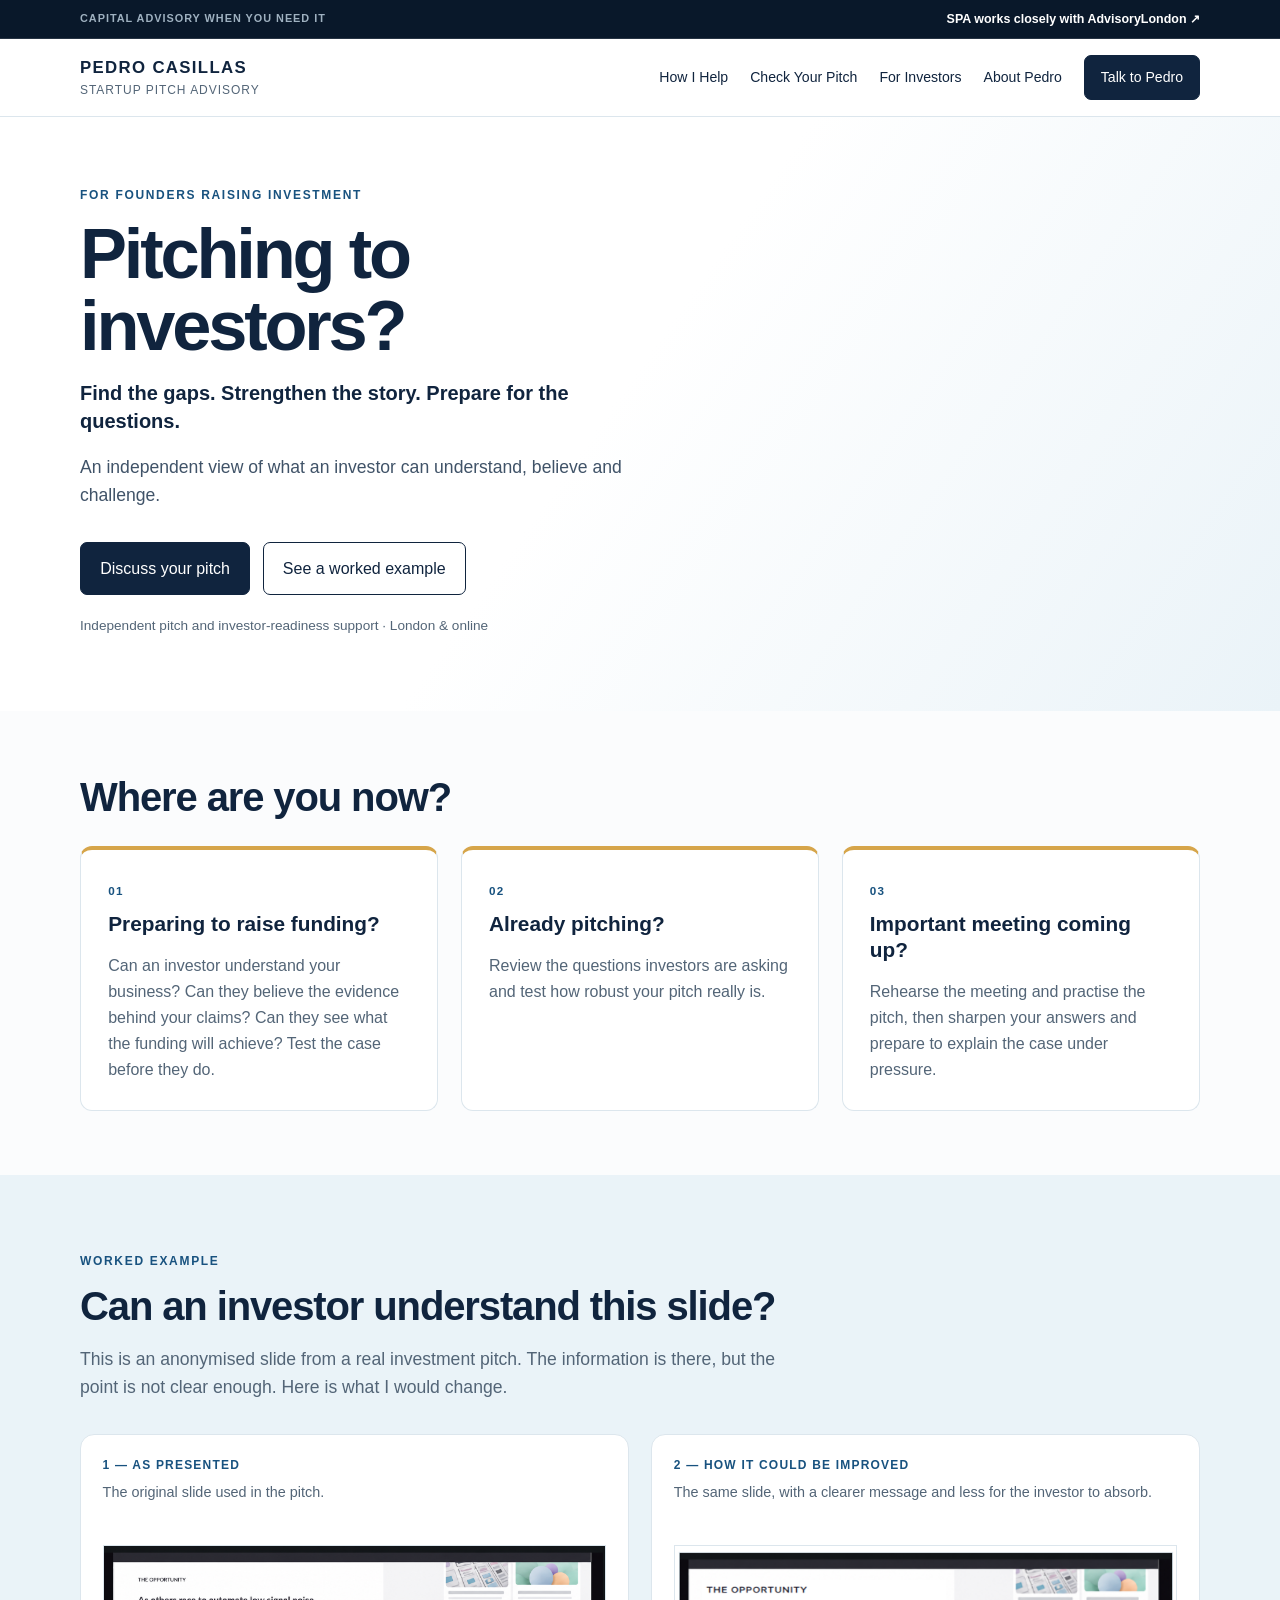
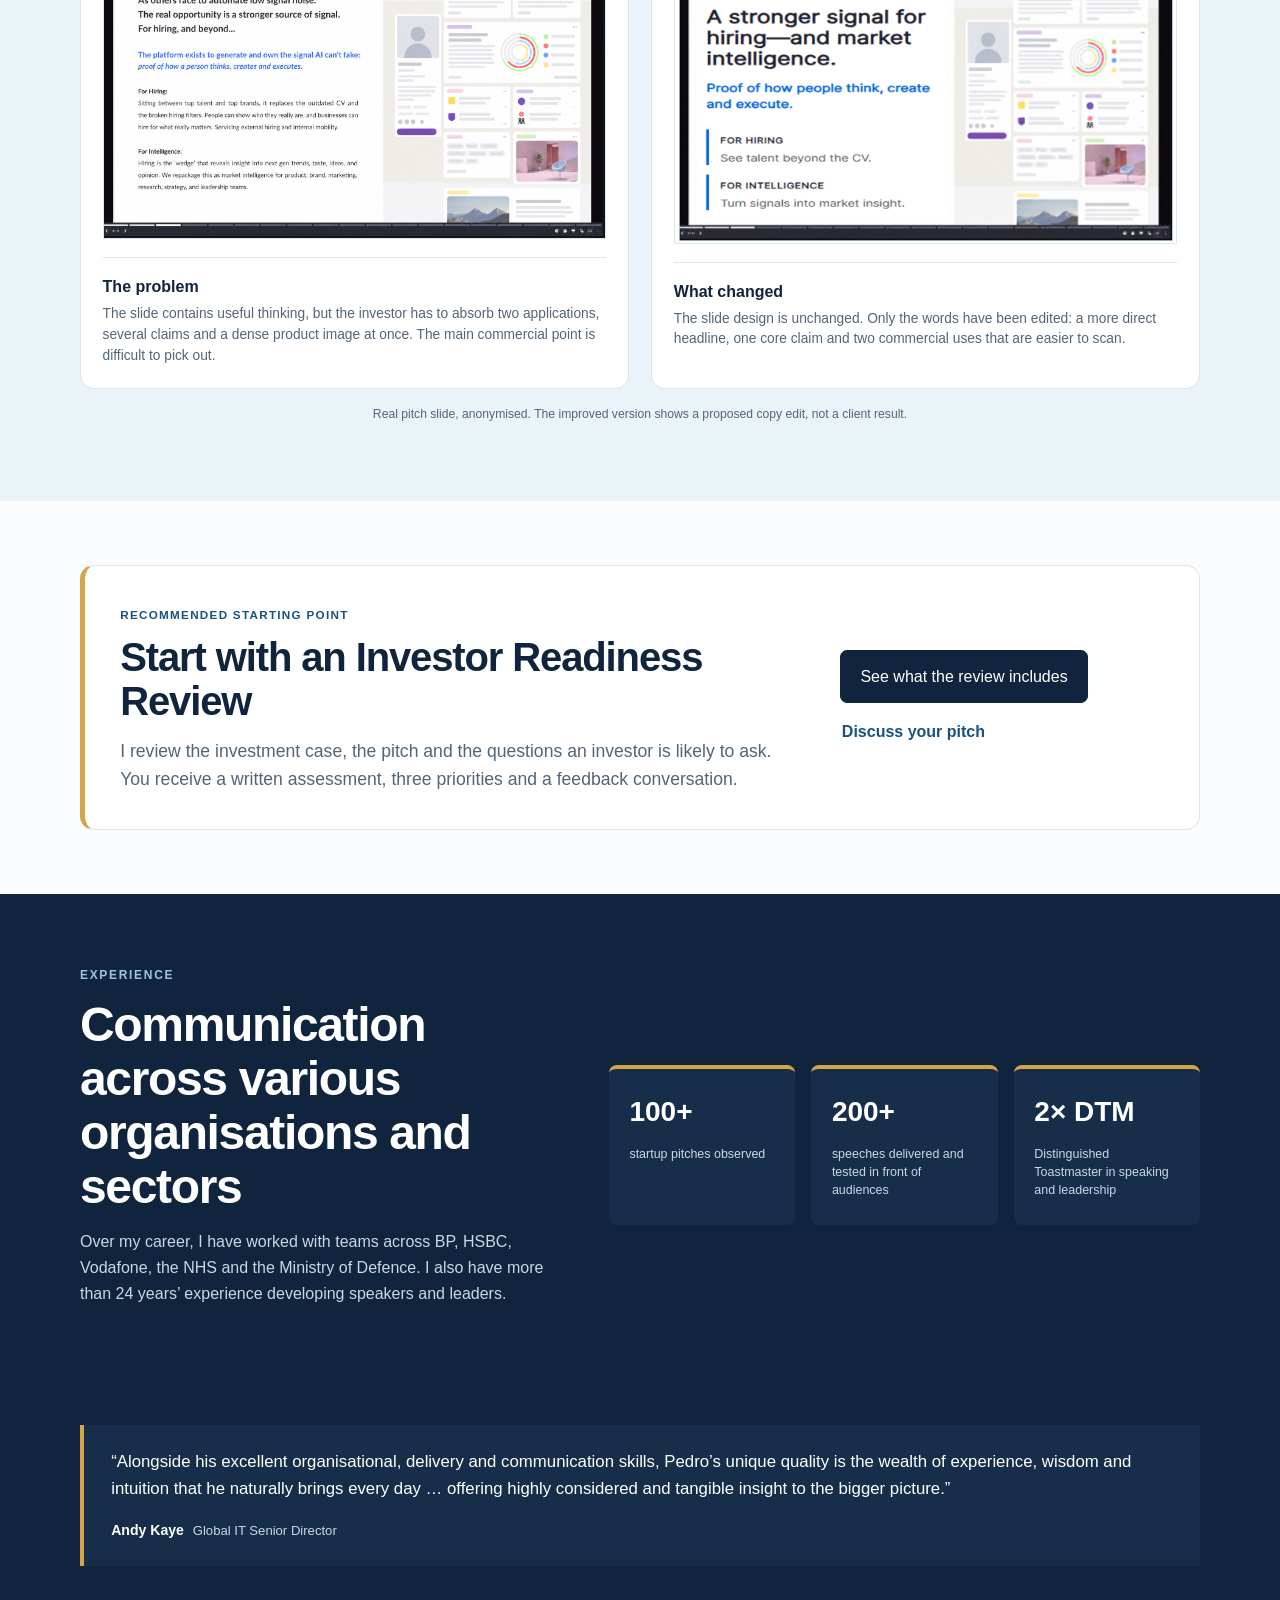
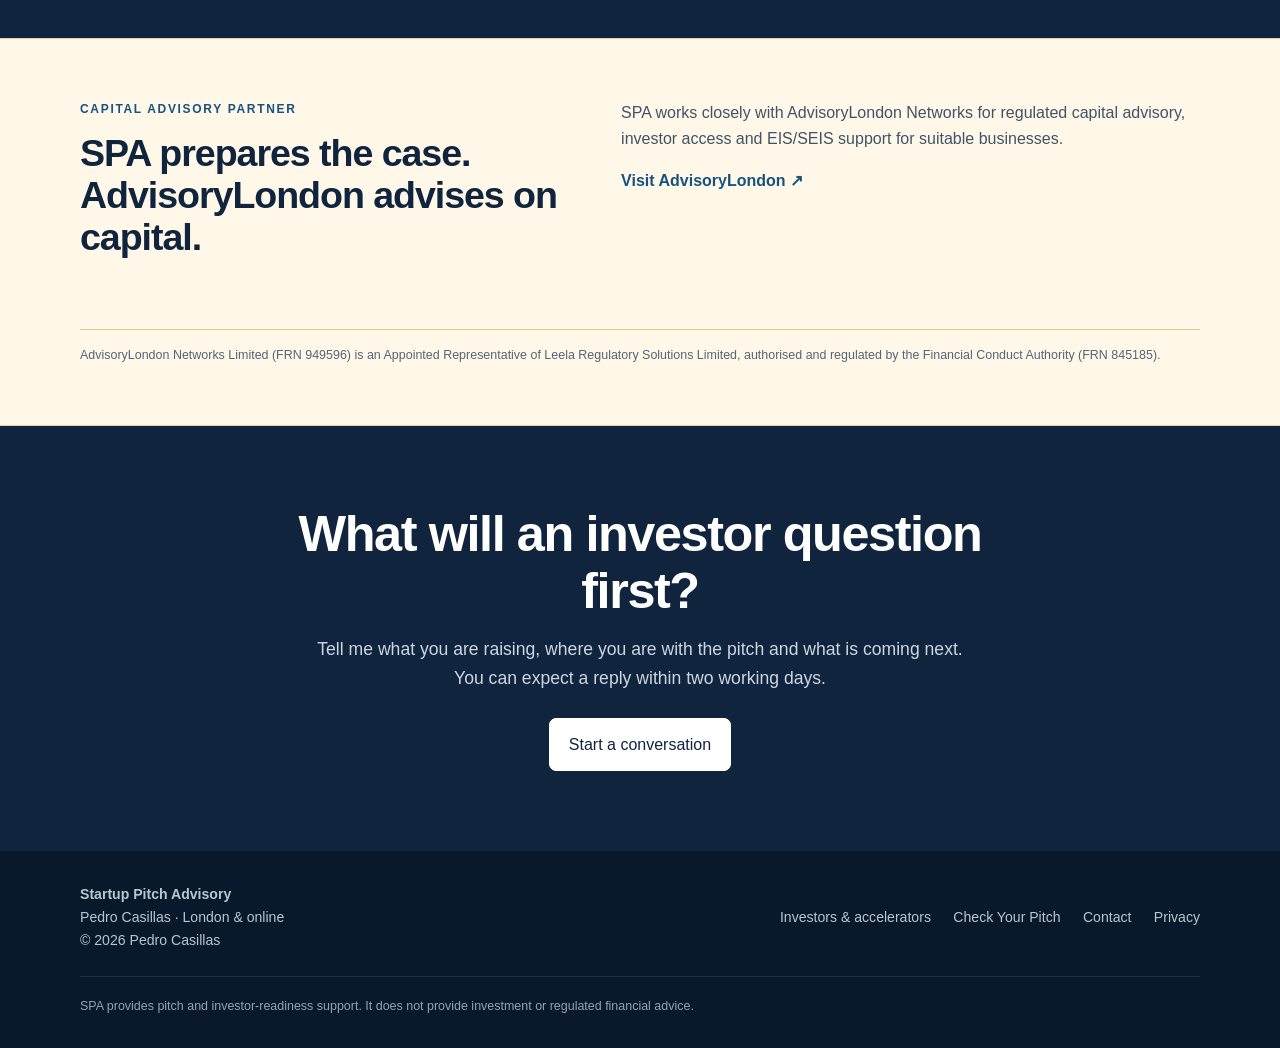
<file: index.html>
<!doctype html>
<html lang="en">
<head>
  <meta charset="utf-8">
  <meta name="viewport" content="width=device-width,initial-scale=1">
  <title>Pedro Casillas | Startup Pitch Advisory</title>
  <meta name="description" content="Independent investor-readiness reviews and pitch preparation for startup founders raising capital.">
  <meta name="robots" content="noindex,nofollow">
  <link rel="canonical" href="https://pedrocasillas.com/">
  <link rel="stylesheet" href="styles.css">
  <script defer src="site.js"></script>
</head>
<body>
<a class="skip" href="#main">Skip to content</a>

<div class="partner-top">
  <div class="wrap partner-top-inner">
    <span>Capital advisory when you need it</span>
    <a href="https://advisorylondon.uk/" target="_blank" rel="noopener noreferrer">SPA works closely with AdvisoryLondon <span aria-hidden="true">↗</span></a>
  </div>
</div>

<nav>
  <div class="wrap nav">
    <a class="brand" href="index.html"><strong>PEDRO CASILLAS</strong><span>Startup Pitch Advisory</span></a>
    <button class="menu" aria-expanded="false" aria-controls="navlinks"><span></span><span></span><span></span><b>Menu</b></button>
    <div class="links" id="navlinks">
      <a href="how-i-help.html">How I Help</a>
      <a href="resources.html">Check Your Pitch</a>
      <a href="for-investors.html">For Investors</a>
      <a href="about.html">About Pedro</a>
      <a class="btn small" href="contact.html">Talk to Pedro</a>
    </div>
  </div>
</nav>

<main id="main">
  <header class="hero">
    <div class="wrap hero-grid">
      <div>
        <div class="eyebrow">For founders raising investment</div>
        <h1>Pitching to investors?</h1>
        <p class="hero-promise">Find the gaps. Strengthen the story. Prepare for the questions.</p>
        <p class="lead">An independent view of what an investor can understand, believe and challenge.</p>
        <div class="hero-actions">
          <a class="btn" href="contact.html">Discuss your pitch</a>
          <a class="btn alt" href="#worked-example">See a worked example</a>
        </div>
        <div class="micro">Independent pitch and investor-readiness support · London &amp; online</div>
      </div>
      <div class="hero-open" aria-hidden="true"></div>
    </div>
  </header>

  <section id="situations" class="tight-section">
    <div class="wrap">
      <div class="section-heading">
        <h2>Where are you now?</h2>
      </div>
      <div class="grid3 stages">
        <a class="card cardlink" href="how-i-help.html#review"><span class="num">01</span><h3>Preparing to raise funding?</h3><p>Can an investor understand your business? Can they believe the evidence behind your claims? Can they see what the funding will achieve? Test the case before they do.</p></a>
        <a class="card cardlink" href="how-i-help.html#preparation"><span class="num">02</span><h3>Already pitching?</h3><p>Review the questions investors are asking and test how robust your pitch really is.</p></a>
        <a class="card cardlink" href="how-i-help.html#preparation"><span class="num">03</span><h3>Important meeting coming up?</h3><p>Rehearse the meeting and practise the pitch, then sharpen your answers and prepare to explain the case under pressure.</p></a>
      </div>
    </div>
  </section>

  <section id="worked-example" class="soft">
    <div class="wrap">
      <div class="worked-heading">
        <div class="eyebrow">Worked example</div>
        <h2>Can an investor understand this slide?</h2>
        <p class="intro">This is an anonymised slide from a real investment pitch. The information is there, but the point is not clear enough. Here is what I would change.</p>
      </div>
      <div class="example-comparison">
        <article class="example-panel">
          <div class="example-label">1 — As presented</div>
          <p>The original slide used in the pitch.</p>
          <figure class="original-slide">
            <img src="assets/anonymised-pitch-slide.png" alt="An anonymised investment-pitch slide with dense copy and a detailed product interface">
          </figure>
          <div class="example-comment">
            <strong>The problem</strong>
            <p>The slide contains useful thinking, but the investor has to absorb two applications, several claims and a dense product image at once. The main commercial point is difficult to pick out.</p>
          </div>
        </article>
        <article class="example-panel">
          <div class="example-label">2 — How it could be improved</div>
          <p>The same slide, with a clearer message and less for the investor to absorb.</p>
          <figure class="improved-slide">
            <img src="assets/improved-pitch-slide.png" alt="The same anonymised pitch slide with shorter, clearer wording while retaining the original design">
          </figure>
          <div class="example-comment">
            <strong>What changed</strong>
            <p>The slide design is unchanged. Only the words have been edited: a more direct headline, one core claim and two commercial uses that are easier to scan.</p>
          </div>
        </article>
      </div>
      <p class="example-note">Real pitch slide, anonymised. The improved version shows a proposed copy edit, not a client result.</p>
    </div>
  </section>

  <section class="tight-section">
    <div class="wrap start-panel">
      <div>
        <span class="tag">Recommended starting point</span>
        <h2>Start with an Investor Readiness Review</h2>
        <p class="intro">I review the investment case, the pitch and the questions an investor is likely to ask. You receive a written assessment, three priorities and a feedback conversation.</p>
      </div>
      <div class="start-actions">
        <a class="btn" href="how-i-help.html#review">See what the review includes</a>
        <a class="textlink" href="contact.html">Discuss your pitch</a>
      </div>
    </div>
  </section>

  <section class="ink proof-section">
    <div class="wrap proof-layout">
      <div>
        <div class="eyebrow light">Experience</div>
        <h2>Communication across various organisations and sectors</h2>
        <p class="lighttext">Over my career, I have worked with teams across BP, HSBC, Vodafone, the NHS and the Ministry of Defence. I also have more than 24 years’ experience developing speakers and leaders.</p>
      </div>
      <div class="proof-cards">
        <div><strong>100+</strong><span>startup pitches observed</span></div>
        <div><strong>200+</strong><span>speeches delivered and tested in front of audiences</span></div>
        <div><strong>2× DTM</strong><span>Distinguished Toastmaster in speaking and leadership</span></div>
      </div>
      <blockquote class="testimonial">
        <p>“Alongside his excellent organisational, delivery and communication skills, Pedro’s unique quality is the wealth of experience, wisdom and intuition that he naturally brings every day … offering highly considered and tangible insight to the bigger picture.”</p>
        <footer><strong>Andy Kaye</strong><span>Global IT Senior Director</span></footer>
      </blockquote>
    </div>
  </section>

  <section class="partner-detail">
    <div class="wrap partner-compact">
      <div>
        <div class="eyebrow">Capital advisory partner</div>
        <h2>SPA prepares the case.<br>AdvisoryLondon advises on capital.</h2>
      </div>
      <div>
        <p>SPA works closely with AdvisoryLondon Networks for regulated capital advisory, investor access and EIS/SEIS support for suitable businesses.</p>
        <a class="textlink" href="https://advisorylondon.uk/" target="_blank" rel="noopener noreferrer">Visit AdvisoryLondon <span aria-hidden="true">↗</span></a>
      </div>
      <p class="regulatory">AdvisoryLondon Networks Limited (FRN 949596) is an Appointed Representative of Leela Regulatory Solutions Limited, authorised and regulated by the Financial Conduct Authority (FRN 845185).</p>
    </div>
  </section>

  <section class="cta">
    <div class="wrap narrow">
      <h2>What will an investor question first?</h2>
      <p>Tell me what you are raising, where you are with the pitch and what is coming next. You can expect a reply within two working days.</p>
      <a class="btn pale" href="contact.html">Start a conversation</a>
    </div>
  </section>
</main>

<footer>
  <div class="wrap foot">
    <div><strong>Startup Pitch Advisory</strong><br>Pedro Casillas · London &amp; online<br><span>© 2026 Pedro Casillas</span></div>
    <div class="footlinks"><a href="for-investors.html">Investors &amp; accelerators</a><a href="resources.html">Check Your Pitch</a><a href="contact.html">Contact</a><a href="privacy.html">Privacy</a></div>
  </div>
  <div class="wrap footer-scope">SPA provides pitch and investor-readiness support. It does not provide investment or regulated financial advice.</div>
</footer>
</body>
</html>
</file>
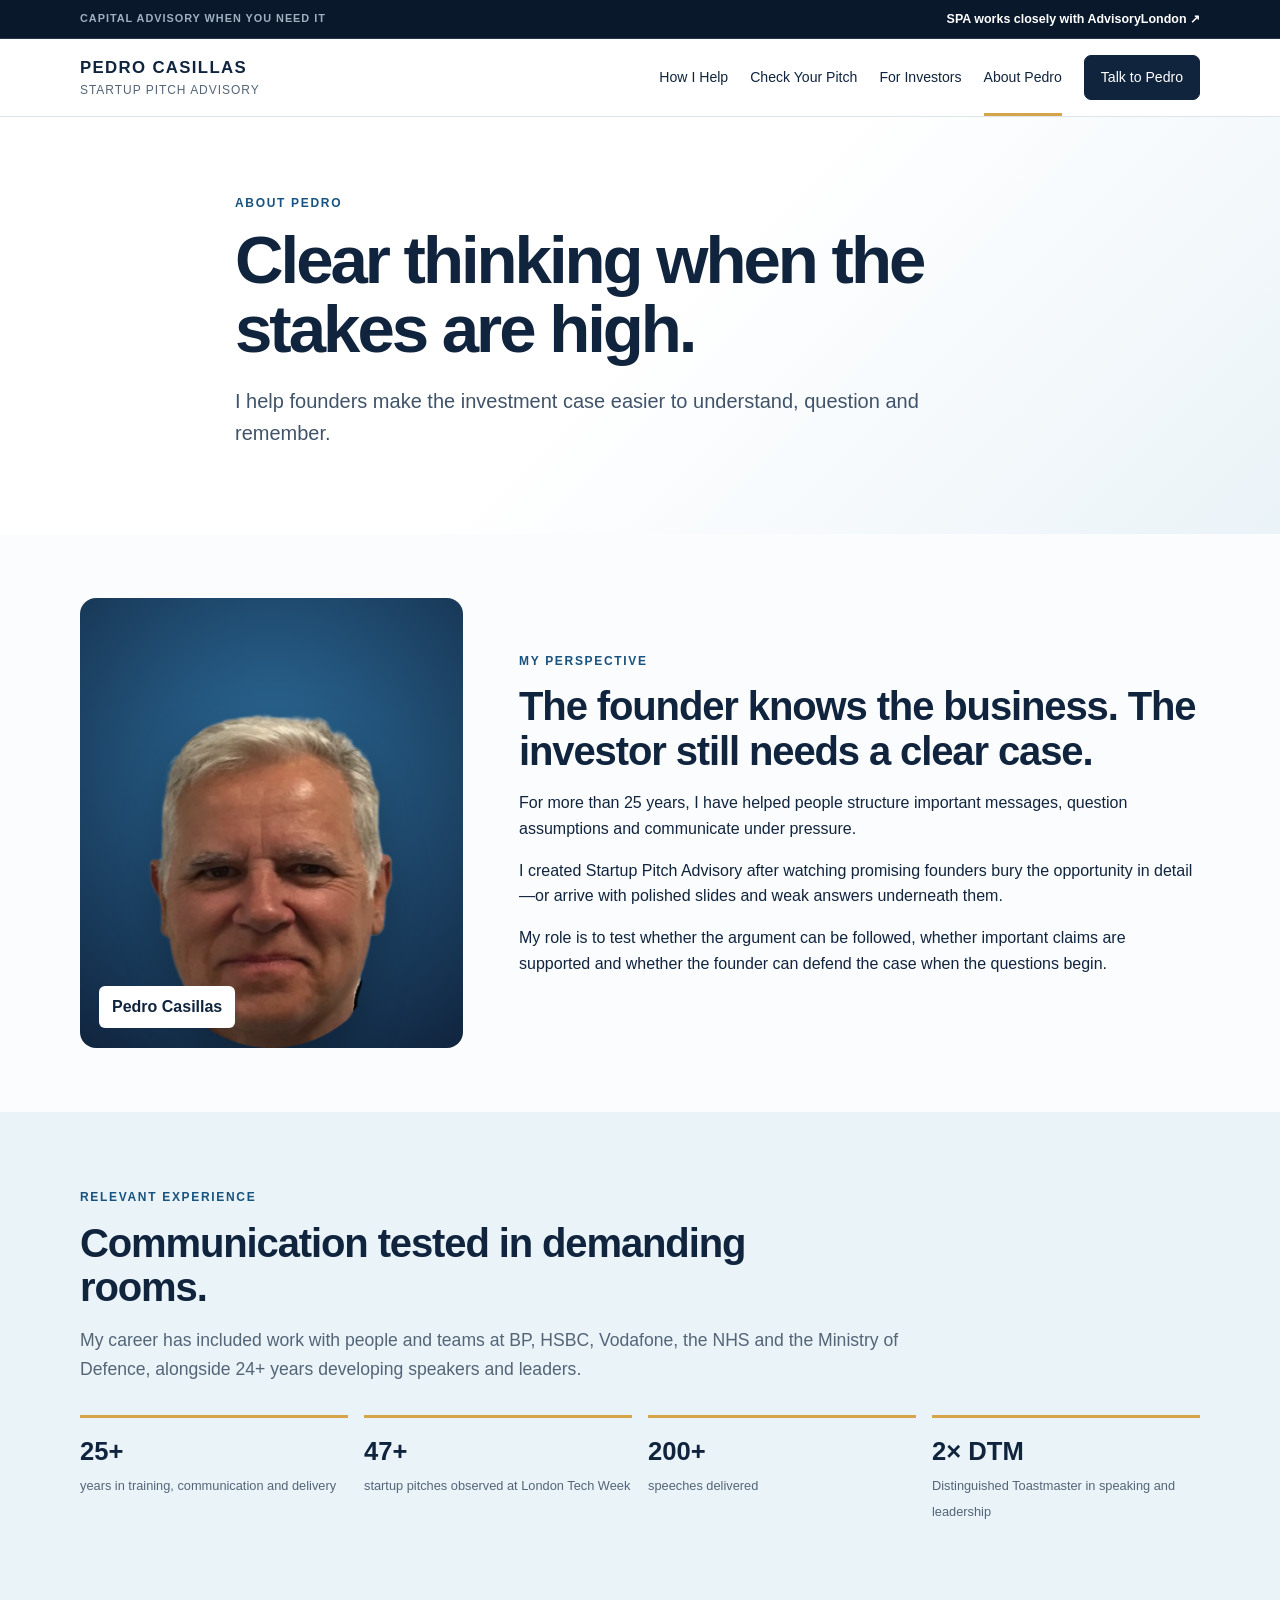
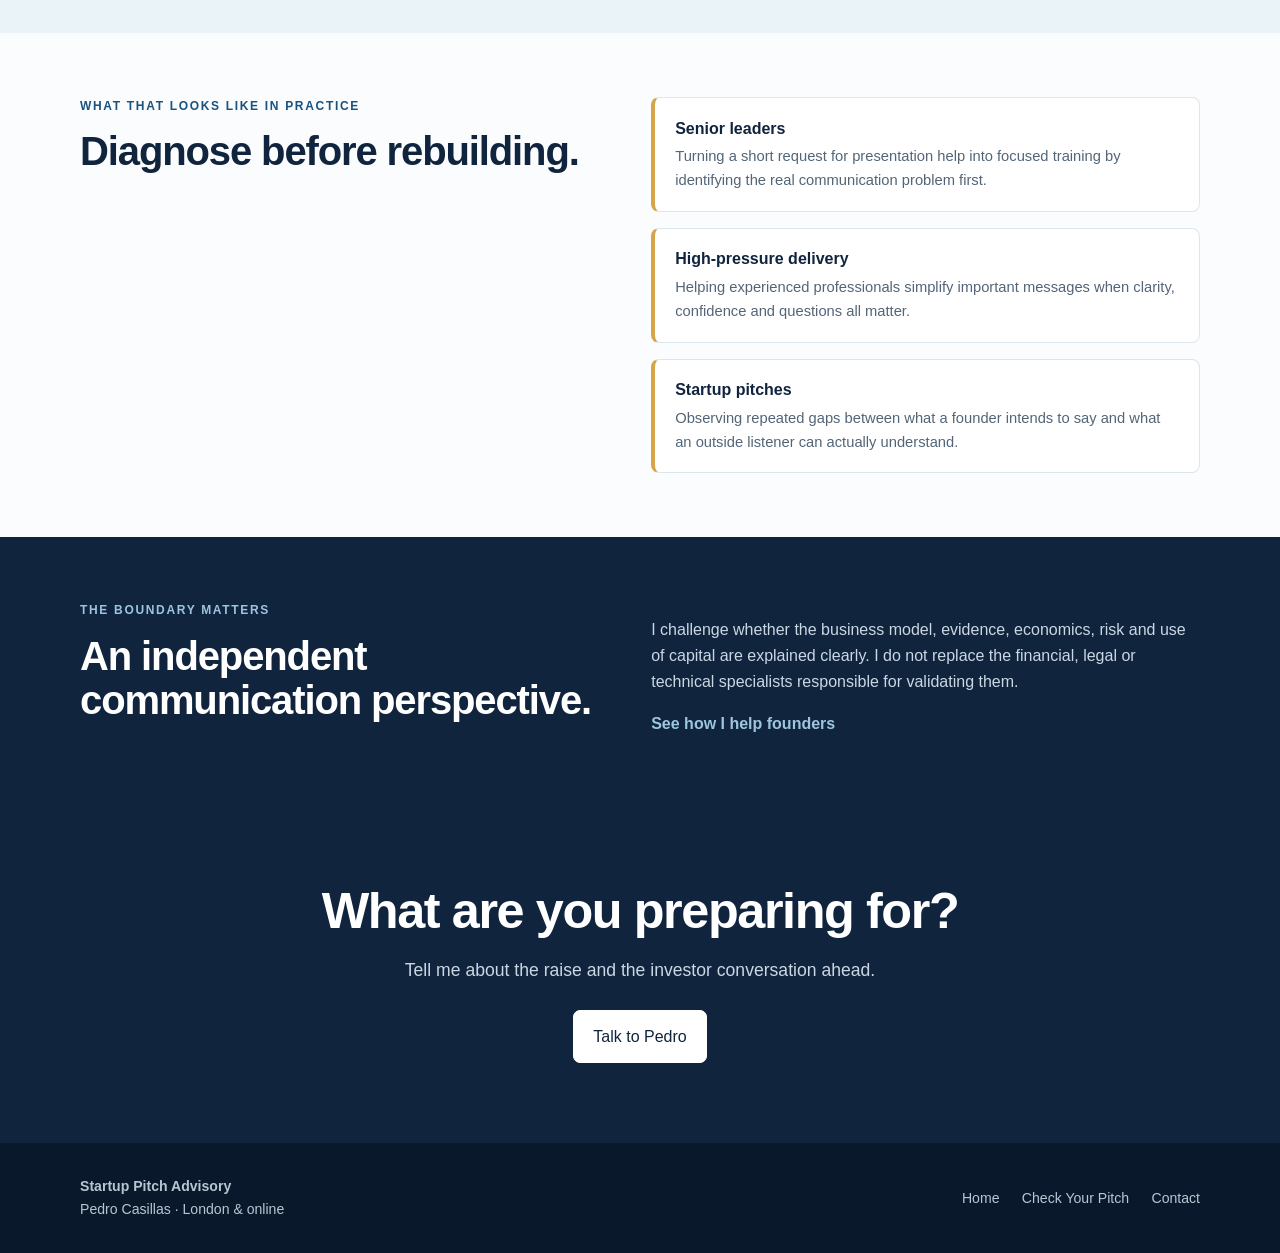
<file: about.html>
<!doctype html>
<html lang="en">
<head>
  <meta charset="utf-8"><meta name="viewport" content="width=device-width,initial-scale=1">
  <title>About Pedro Casillas | Startup Pitch Advisory</title>
  <meta name="description" content="Pedro Casillas brings more than 25 years of experience helping people structure important messages and communicate under pressure.">
  <meta name="robots" content="noindex,nofollow"><link rel="canonical" href="https://pedrocasillas.com/about">
  <link rel="stylesheet" href="styles.css"><script defer src="site.js"></script>
</head>
<body>
<a class="skip" href="#main">Skip to content</a>
<div class="partner-top"><div class="wrap partner-top-inner"><span>Capital advisory when you need it</span><a href="https://advisorylondon.uk/" target="_blank" rel="noopener noreferrer">SPA works closely with AdvisoryLondon <span aria-hidden="true">↗</span></a></div></div>
<nav><div class="wrap nav"><a class="brand" href="index.html"><strong>PEDRO CASILLAS</strong><span>Startup Pitch Advisory</span></a><button class="menu" aria-expanded="false" aria-controls="navlinks"><span></span><span></span><span></span><b>Menu</b></button><div class="links" id="navlinks"><a href="how-i-help.html">How I Help</a><a href="resources.html">Check Your Pitch</a><a href="for-investors.html">For Investors</a><a class="active" href="about.html">About Pedro</a><a class="btn small" href="contact.html">Talk to Pedro</a></div></div></nav>

<main id="main">
  <header class="pagehero"><div class="wrap narrow"><div class="eyebrow">About Pedro</div><h1>Clear thinking when the stakes are high.</h1><p class="lead">I help founders make the investment case easier to understand, question and remember.</p></div></header>

  <section class="tight-section">
    <div class="wrap about">
      <div class="portrait large"><img src="assets/pedro-casillas.png" alt="Pedro Casillas"><div class="portrait-caption">Pedro Casillas</div></div>
      <div>
        <div class="eyebrow">My perspective</div>
        <h2>The founder knows the business. The investor still needs a clear case.</h2>
        <p>For more than 25 years, I have helped people structure important messages, question assumptions and communicate under pressure.</p>
        <p>I created Startup Pitch Advisory after watching promising founders bury the opportunity in detail—or arrive with polished slides and weak answers underneath them.</p>
        <p>My role is to test whether the argument can be followed, whether important claims are supported and whether the founder can defend the case when the questions begin.</p>
      </div>
    </div>
  </section>

  <section class="soft credibility-band">
    <div class="wrap">
      <div class="eyebrow">Relevant experience</div>
      <h2>Communication tested in demanding rooms.</h2>
      <p class="intro">My career has included work with people and teams at BP, HSBC, Vodafone, the NHS and the Ministry of Defence, alongside 24+ years developing speakers and leaders.</p>
      <div class="proof broad"><div><strong>25+</strong><span>years in training, communication and delivery</span></div><div><strong>47+</strong><span>startup pitches observed at London Tech Week</span></div><div><strong>200+</strong><span>speeches delivered</span></div><div><strong>2× DTM</strong><span>Distinguished Toastmaster in speaking and leadership</span></div></div>
    </div>
  </section>

  <section class="tight-section">
    <div class="wrap grid2">
      <div><div class="eyebrow">What that looks like in practice</div><h2>Diagnose before rebuilding.</h2></div>
      <div class="mini-cases">
        <article><strong>Senior leaders</strong><p>Turning a short request for presentation help into focused training by identifying the real communication problem first.</p></article>
        <article><strong>High-pressure delivery</strong><p>Helping experienced professionals simplify important messages when clarity, confidence and questions all matter.</p></article>
        <article><strong>Startup pitches</strong><p>Observing repeated gaps between what a founder intends to say and what an outside listener can actually understand.</p></article>
      </div>
    </div>
  </section>

  <section class="ink boundary-strip"><div class="wrap grid2"><div><div class="eyebrow light">The boundary matters</div><h2>An independent communication perspective.</h2></div><div><p class="lighttext">I challenge whether the business model, evidence, economics, risk and use of capital are explained clearly. I do not replace the financial, legal or technical specialists responsible for validating them.</p><a class="textlink light-link" href="how-i-help.html">See how I help founders</a></div></div></section>

  <section class="cta"><div class="wrap narrow"><h2>What are you preparing for?</h2><p>Tell me about the raise and the investor conversation ahead.</p><a class="btn pale" href="contact.html">Talk to Pedro</a></div></section>
</main>
<footer><div class="wrap foot"><div><strong>Startup Pitch Advisory</strong><br>Pedro Casillas · London &amp; online</div><div class="footlinks"><a href="index.html">Home</a><a href="resources.html">Check Your Pitch</a><a href="contact.html">Contact</a></div></div></footer>
</body>
</html>
</file>
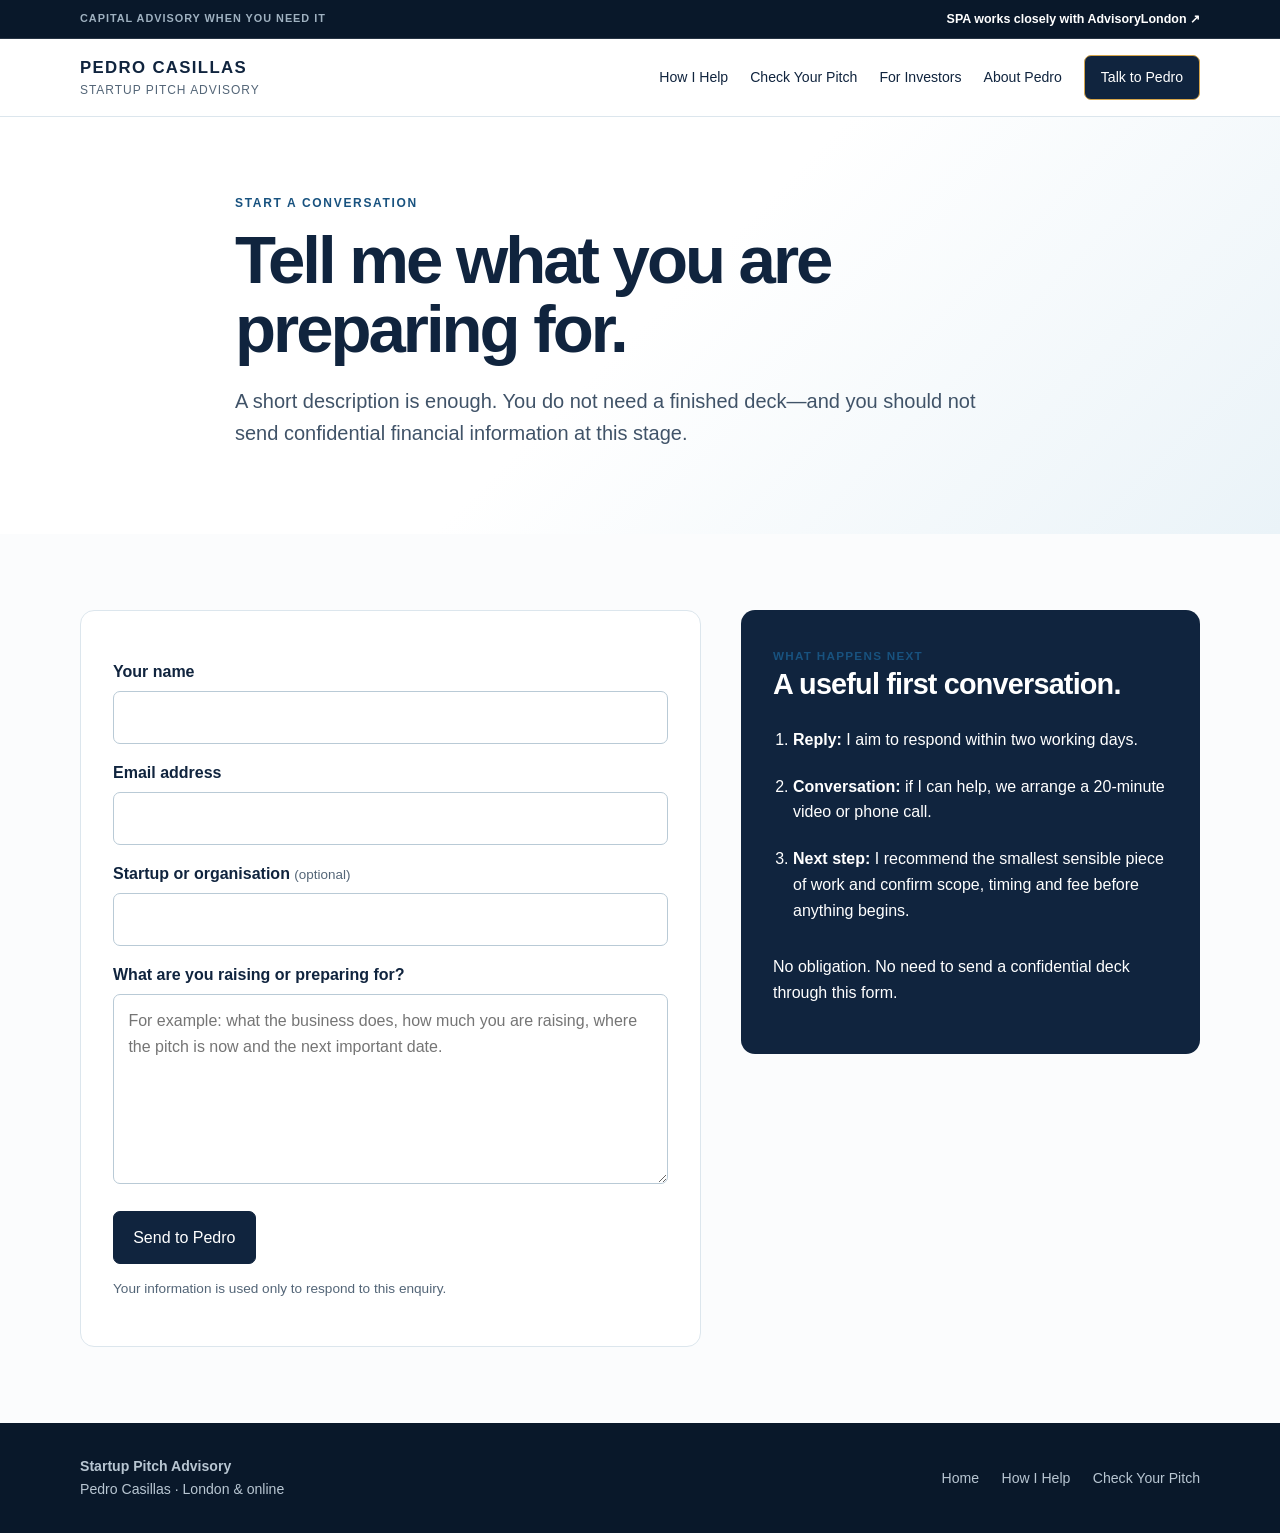
<file: contact.html>
<!doctype html>
<html lang="en">
<head>
  <meta charset="utf-8">
  <meta name="viewport" content="width=device-width,initial-scale=1">
  <title>Talk to Pedro | Startup Pitch Advisory</title>
  <meta name="description" content="Start a conversation with Pedro Casillas about an investment pitch, investor meeting, founder referral or cohort.">
  <meta name="robots" content="noindex,nofollow">
  <link rel="canonical" href="https://pedrocasillas.com/contact">
  <link rel="stylesheet" href="styles.css">
  <script defer src="site.js"></script>
</head>
<body>
<a class="skip" href="#main">Skip to content</a>
<div class="partner-top"><div class="wrap partner-top-inner"><span>Capital advisory when you need it</span><a href="https://advisorylondon.uk/" target="_blank" rel="noopener noreferrer">SPA works closely with AdvisoryLondon <span aria-hidden="true">↗</span></a></div></div>
<nav><div class="wrap nav"><a class="brand" href="index.html"><strong>PEDRO CASILLAS</strong><span>Startup Pitch Advisory</span></a><button class="menu" aria-expanded="false" aria-controls="navlinks"><span></span><span></span><span></span><b>Menu</b></button><div class="links" id="navlinks"><a href="how-i-help.html">How I Help</a><a href="resources.html">Check Your Pitch</a><a href="for-investors.html">For Investors</a><a href="about.html">About Pedro</a><a class="btn small active" href="contact.html">Talk to Pedro</a></div></div></nav>

<main id="main">
  <header class="pagehero contact-hero">
    <div class="wrap narrow">
      <div class="eyebrow">Start a conversation</div>
      <h1>Tell me what you are preparing for.</h1>
      <p class="lead">A short description is enough. You do not need a finished deck—and you should not send confidential financial information at this stage.</p>
    </div>
  </header>
  <section>
    <div class="wrap contact-grid simplified-contact">
      <form class="form" name="spa-enquiry" method="POST" action="thank-you.html" data-netlify="true" netlify-honeypot="company-website">
        <input type="hidden" name="form-name" value="spa-enquiry">
        <input type="hidden" id="route" name="enquiry-route" value="website">
        <p class="hidden"><label>Leave this field empty <input name="company-website"></label></p>
        <label for="name">Your name</label>
        <input required id="name" name="name" autocomplete="name">
        <label for="email">Email address</label>
        <input required type="email" id="email" name="email" autocomplete="email">
        <label for="company">Startup or organisation <span class="optional">(optional)</span></label>
        <input id="company" name="company" autocomplete="organization">
        <label for="message">What are you raising or preparing for?</label>
        <textarea required id="message" name="message" placeholder="For example: what the business does, how much you are raising, where the pitch is now and the next important date."></textarea>
        <button class="btn" type="submit">Send to Pedro</button>
        <p class="formnote">Your information is used only to respond to this enquiry.</p>
      </form>
      <aside class="contact-aside next-step-card">
        <span class="tag">What happens next</span>
        <h2>A useful first conversation.</h2>
        <ol>
          <li><strong>Reply:</strong> I aim to respond within two working days.</li>
          <li><strong>Conversation:</strong> if I can help, we arrange a 20-minute video or phone call.</li>
          <li><strong>Next step:</strong> I recommend the smallest sensible piece of work and confirm scope, timing and fee before anything begins.</li>
        </ol>
        <p>No obligation. No need to send a confidential deck through this form.</p>
      </aside>
    </div>
  </section>
</main>

<footer><div class="wrap foot"><div><strong>Startup Pitch Advisory</strong><br>Pedro Casillas · London &amp; online</div><div class="footlinks"><a href="index.html">Home</a><a href="how-i-help.html">How I Help</a><a href="resources.html">Check Your Pitch</a></div></div></footer>
</body>
</html>
</file>
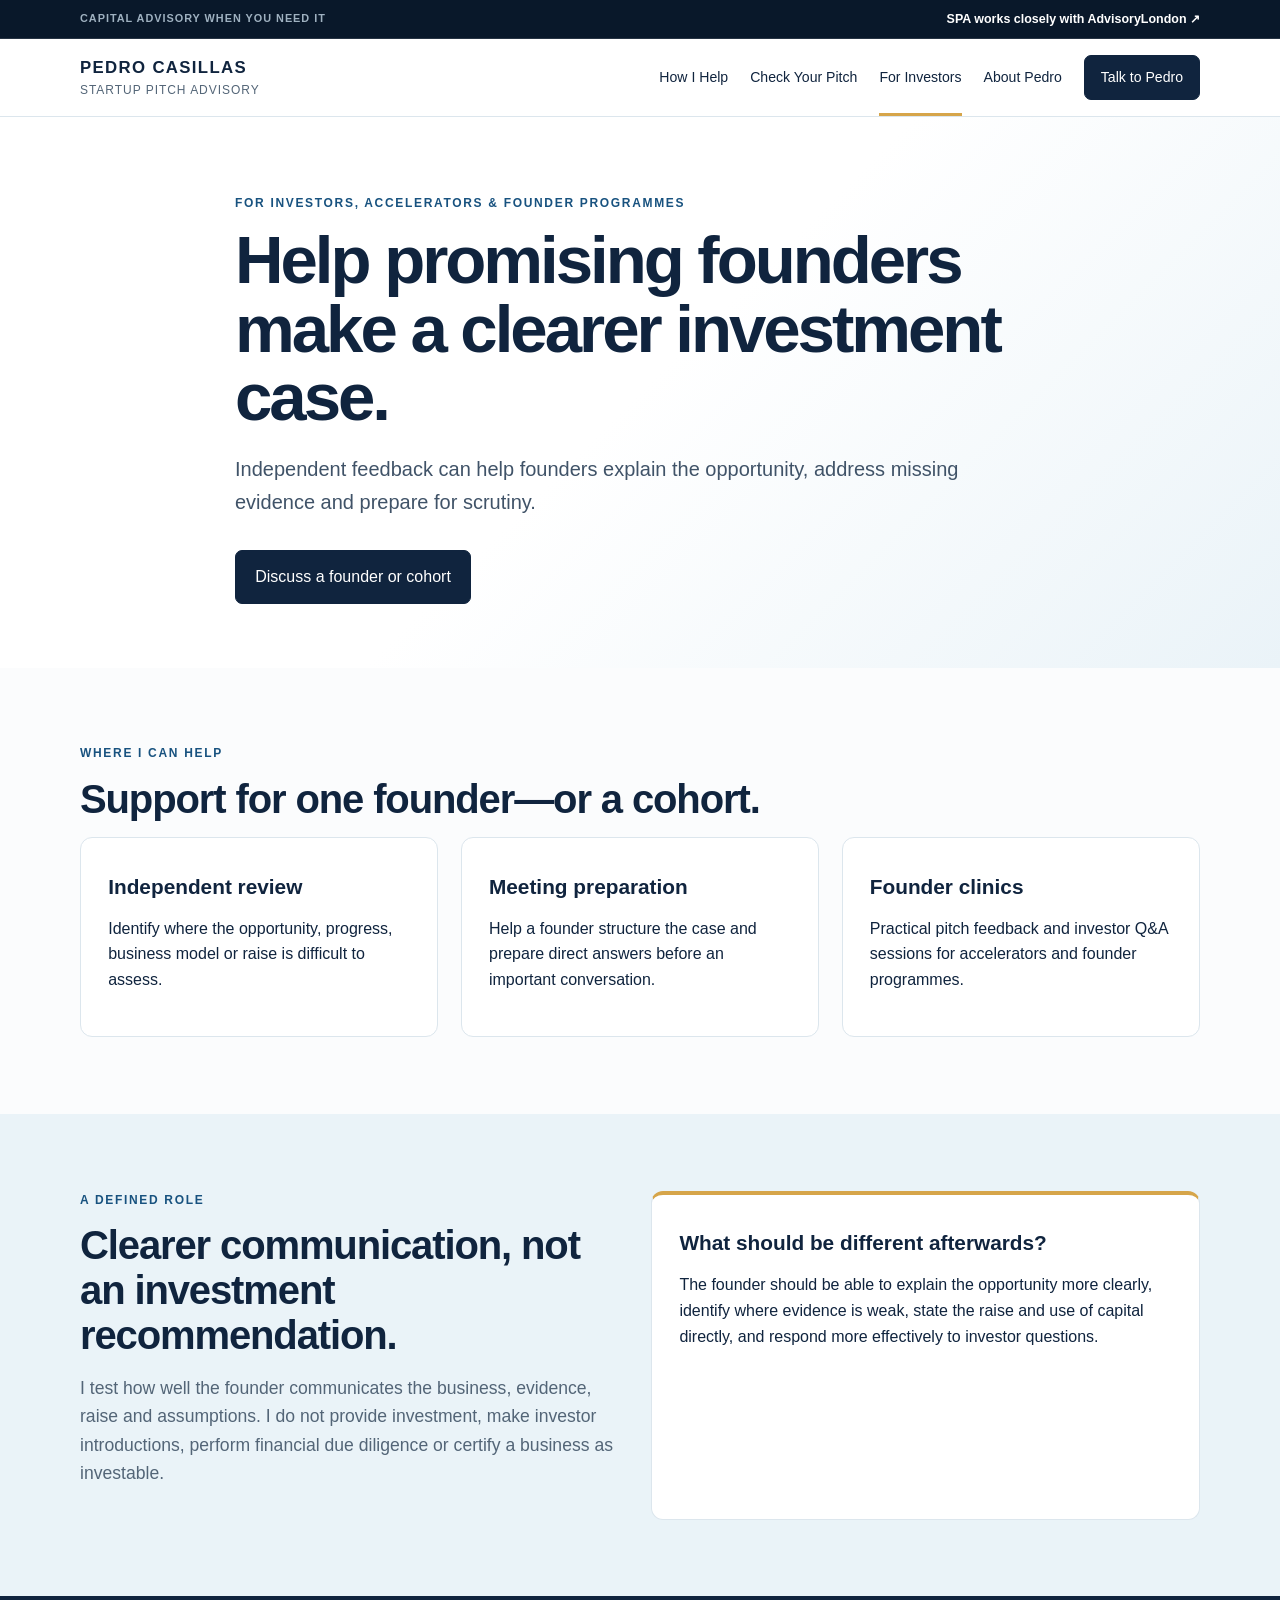
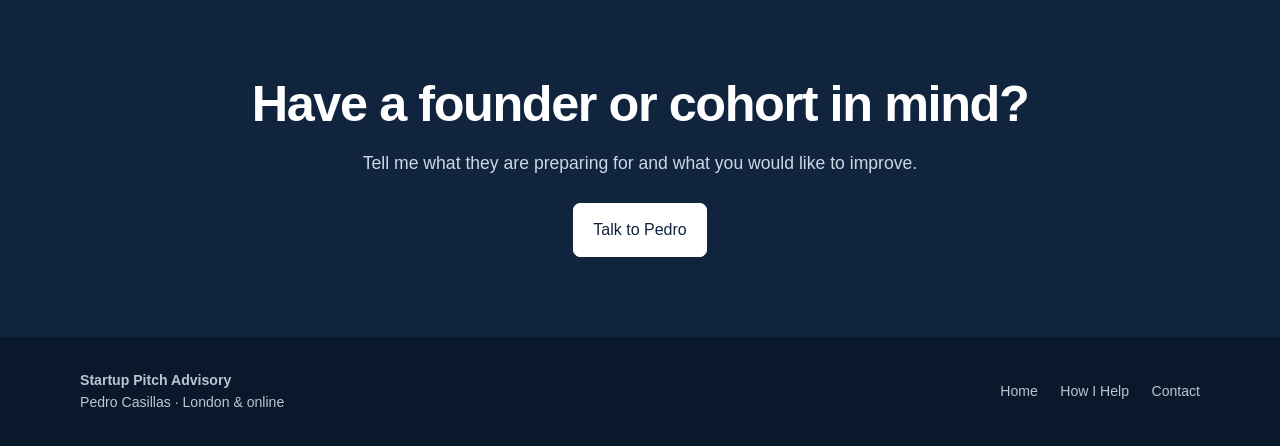
<file: for-investors.html>
<!doctype html><html lang="en"><head><meta charset="utf-8"><meta name="viewport" content="width=device-width,initial-scale=1"><title>For Investors &amp; Accelerators | Startup Pitch Advisory</title><meta name="description" content="Independent pitch feedback and founder preparation for investors, accelerators and founder programmes."><meta name="robots" content="noindex,nofollow"><link rel="canonical" href="https://pedrocasillas.com/for-investors"><link rel="stylesheet" href="styles.css"><script defer src="site.js"></script></head><body><a class="skip" href="#main">Skip to content</a>
<div class="partner-top"><div class="wrap partner-top-inner"><span>Capital advisory when you need it</span><a href="https://advisorylondon.uk/" target="_blank" rel="noopener noreferrer">SPA works closely with AdvisoryLondon <span aria-hidden="true">↗</span></a></div></div>
<nav><div class="wrap nav"><a class="brand" href="index.html"><strong>PEDRO CASILLAS</strong><span>Startup Pitch Advisory</span></a><button class="menu" aria-expanded="false" aria-controls="navlinks"><span></span><span></span><span></span><b>Menu</b></button><div class="links" id="navlinks"><a href="how-i-help.html">How I Help</a><a href="resources.html">Check Your Pitch</a><a class="active" href="for-investors.html">For Investors</a><a href="about.html">About Pedro</a><a class="btn small" href="contact.html?type=investor">Talk to Pedro</a></div></div></nav>
<main id="main"><header class="pagehero"><div class="wrap narrow"><div class="eyebrow">For investors, accelerators &amp; founder programmes</div><h1>Help promising founders make a clearer investment case.</h1><p class="lead">Independent feedback can help founders explain the opportunity, address missing evidence and prepare for scrutiny.</p><div class="hero-actions"><a class="btn" href="contact.html?type=investor">Discuss a founder or cohort</a></div></div></header>
<section><div class="wrap"><div class="eyebrow">Where I can help</div><h2>Support for one founder—or a cohort.</h2><div class="grid3"><div class="card"><h3>Independent review</h3><p>Identify where the opportunity, progress, business model or raise is difficult to assess.</p></div><div class="card"><h3>Meeting preparation</h3><p>Help a founder structure the case and prepare direct answers before an important conversation.</p></div><div class="card"><h3>Founder clinics</h3><p>Practical pitch feedback and investor Q&amp;A sessions for accelerators and founder programmes.</p></div></div></div></section>
<section class="soft"><div class="wrap grid2"><div><div class="eyebrow">A defined role</div><h2>Clearer communication, not an investment recommendation.</h2><p class="intro">I test how well the founder communicates the business, evidence, raise and assumptions. I do not provide investment, make investor introductions, perform financial due diligence or certify a business as investable.</p></div><div class="card accent"><h3>What should be different afterwards?</h3><p>The founder should be able to explain the opportunity more clearly, identify where evidence is weak, state the raise and use of capital directly, and respond more effectively to investor questions.</p></div></div></section>
<section class="cta"><div class="wrap narrow"><h2>Have a founder or cohort in mind?</h2><p>Tell me what they are preparing for and what you would like to improve.</p><a class="btn pale" href="contact.html?type=investor">Talk to Pedro</a></div></section></main>
<footer><div class="wrap foot"><div><strong>Startup Pitch Advisory</strong><br>Pedro Casillas · London &amp; online</div><div class="footlinks"><a href="index.html">Home</a><a href="how-i-help.html">How I Help</a><a href="contact.html">Contact</a></div></div></footer></body></html>
</file>
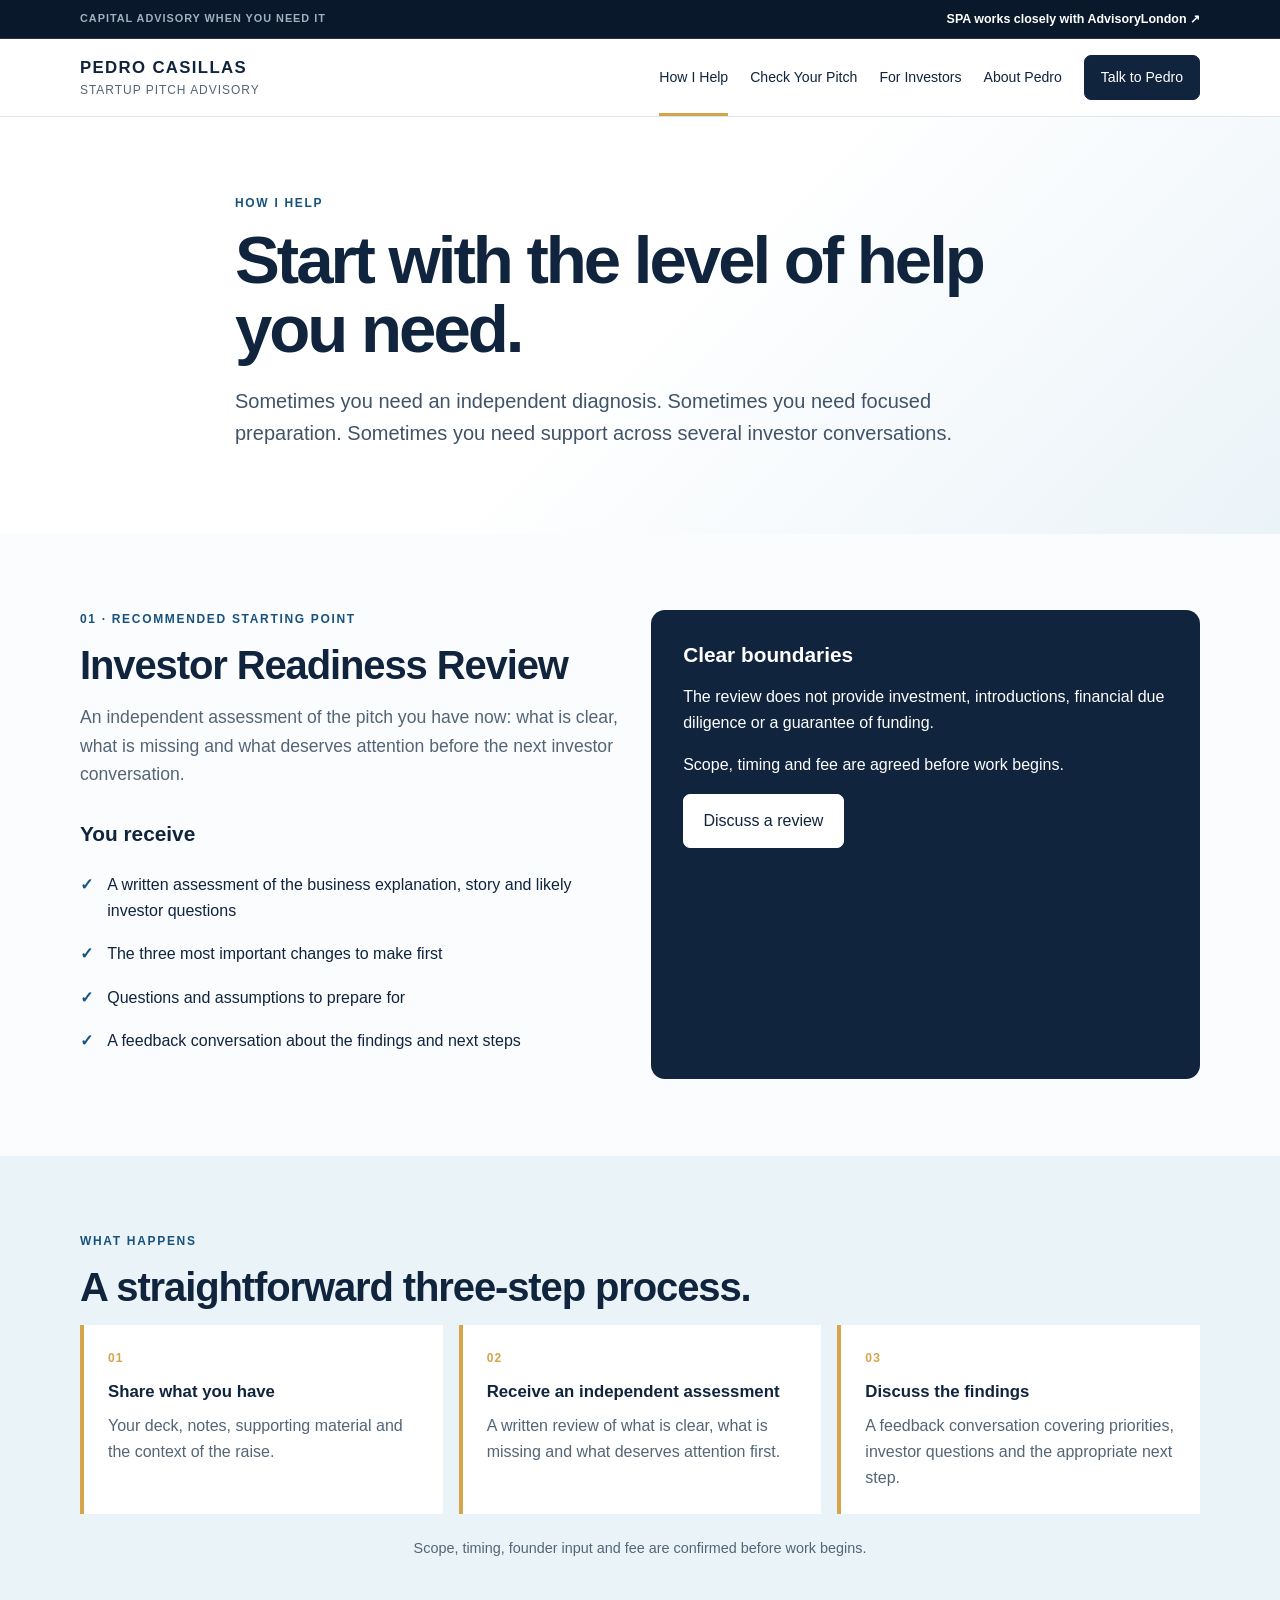
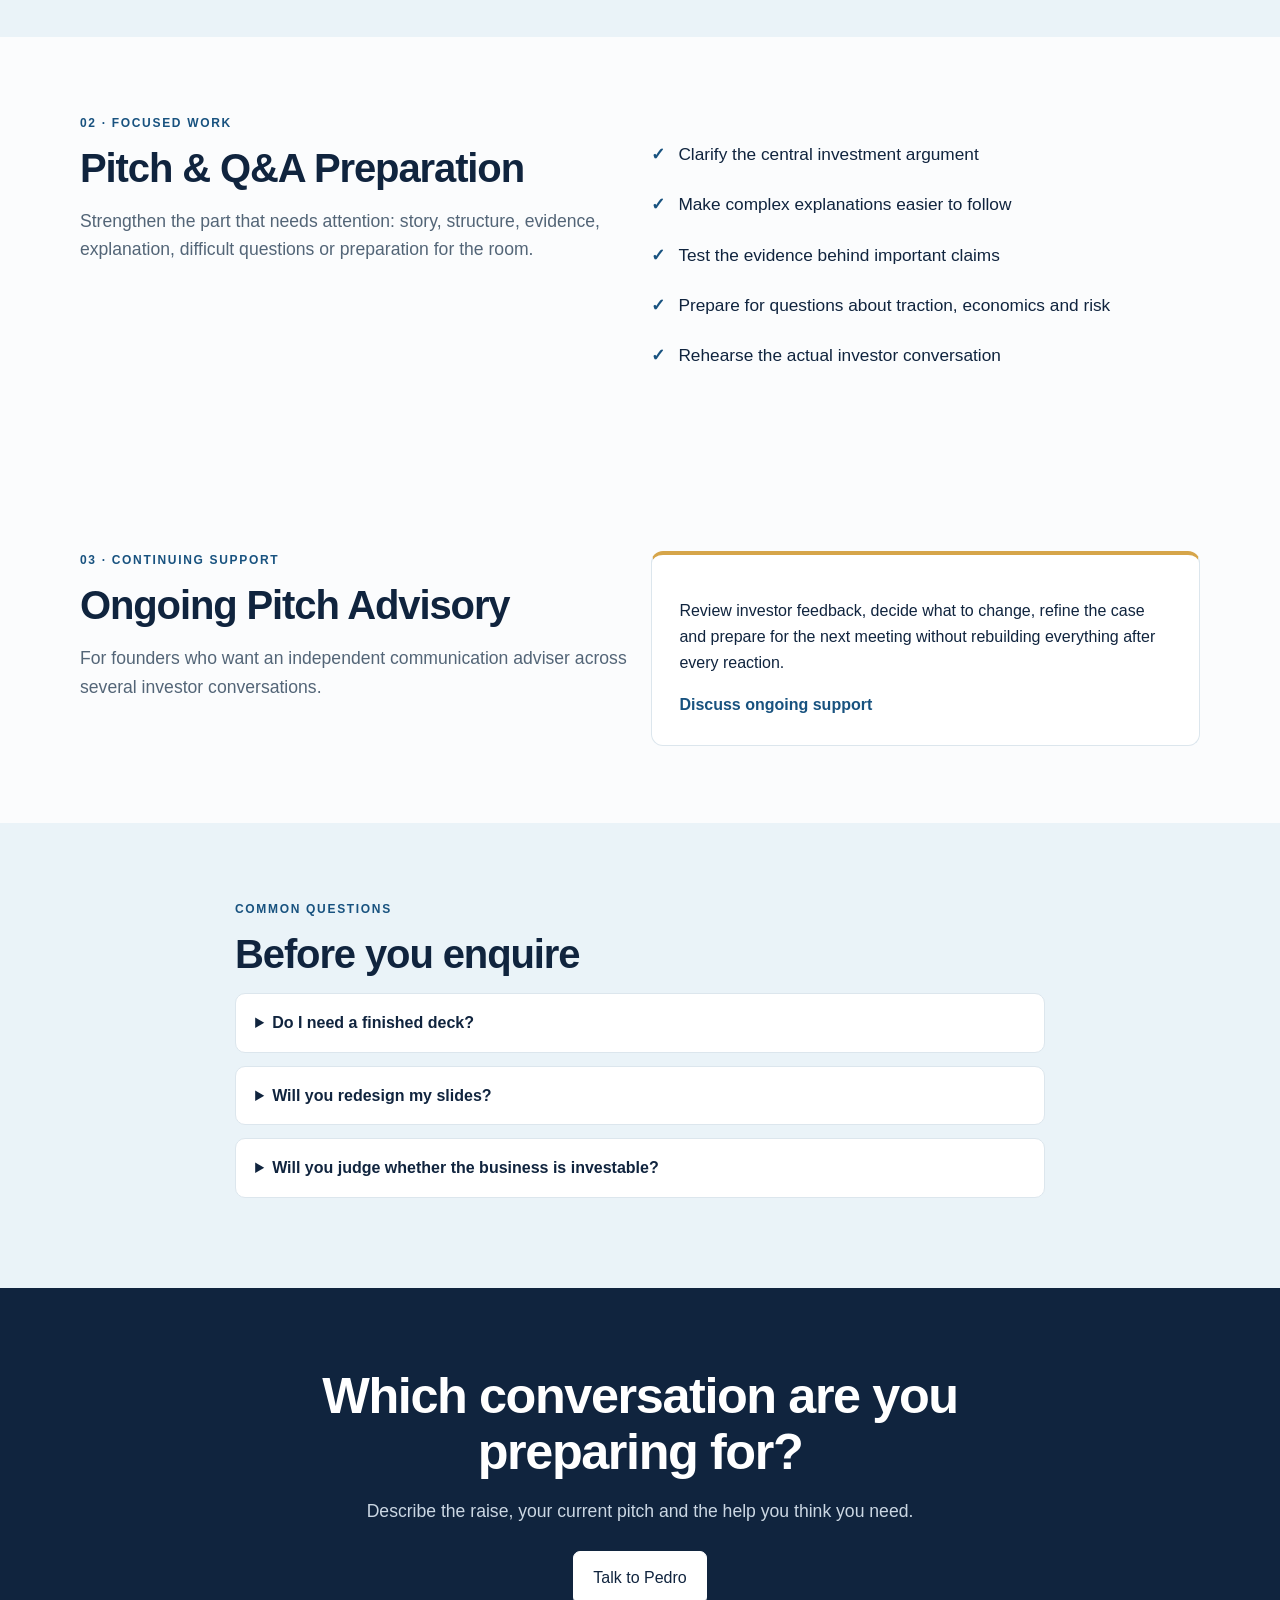
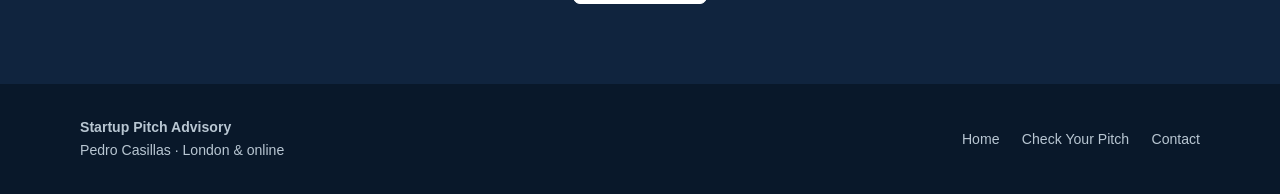
<file: how-i-help.html>
<!doctype html><html lang="en"><head><meta charset="utf-8"><meta name="viewport" content="width=device-width,initial-scale=1"><title>How I Help | Startup Pitch Advisory</title><meta name="description" content="Investor readiness review, pitch preparation and continuing advisory for startup founders."><meta name="robots" content="noindex,nofollow"><link rel="canonical" href="https://pedrocasillas.com/how-i-help"><link rel="stylesheet" href="styles.css"><script defer src="site.js"></script></head><body><a class="skip" href="#main">Skip to content</a>
<div class="partner-top"><div class="wrap partner-top-inner"><span>Capital advisory when you need it</span><a href="https://advisorylondon.uk/" target="_blank" rel="noopener noreferrer">SPA works closely with AdvisoryLondon <span aria-hidden="true">↗</span></a></div></div>
<nav><div class="wrap nav"><a class="brand" href="index.html"><strong>PEDRO CASILLAS</strong><span>Startup Pitch Advisory</span></a><button class="menu" aria-expanded="false" aria-controls="navlinks"><span></span><span></span><span></span><b>Menu</b></button><div class="links" id="navlinks"><a class="active" href="how-i-help.html">How I Help</a><a href="resources.html">Check Your Pitch</a><a href="for-investors.html">For Investors</a><a href="about.html">About Pedro</a><a class="btn small" href="contact.html">Talk to Pedro</a></div></div></nav>
<main id="main"><header class="pagehero"><div class="wrap narrow"><div class="eyebrow">How I help</div><h1>Start with the level of help you need.</h1><p class="lead">Sometimes you need an independent diagnosis. Sometimes you need focused preparation. Sometimes you need support across several investor conversations.</p></div></header>
<section id="review"><div class="wrap grid2"><div><div class="eyebrow">01 · Recommended starting point</div><h2>Investor Readiness Review</h2><p class="intro">An independent assessment of the pitch you have now: what is clear, what is missing and what deserves attention before the next investor conversation.</p><h3>You receive</h3><ul class="ticks"><li>A written assessment of the business explanation, story and likely investor questions</li><li>The three most important changes to make first</li><li>Questions and assumptions to prepare for</li><li>A feedback conversation about the findings and next steps</li></ul></div><aside class="boundary"><h3>Clear boundaries</h3><p>The review does not provide investment, introductions, financial due diligence or a guarantee of funding.</p><p>Scope, timing and fee are agreed before work begins.</p><a class="btn pale" href="contact.html">Discuss a review</a></aside></div></section>
<section class="soft"><div class="wrap"><div class="eyebrow">What happens</div><h2>A straightforward three-step process.</h2><div class="process"><div><span>01</span><b>Share what you have</b><p>Your deck, notes, supporting material and the context of the raise.</p></div><div><span>02</span><b>Receive an independent assessment</b><p>A written review of what is clear, what is missing and what deserves attention first.</p></div><div><span>03</span><b>Discuss the findings</b><p>A feedback conversation covering priorities, investor questions and the appropriate next step.</p></div></div><p class="fineprint">Scope, timing, founder input and fee are confirmed before work begins.</p></div></section>
<section id="preparation"><div class="wrap grid2"><div><div class="eyebrow">02 · Focused work</div><h2>Pitch &amp; Q&amp;A Preparation</h2><p class="intro">Strengthen the part that needs attention: story, structure, evidence, explanation, difficult questions or preparation for the room.</p></div><ul class="ticks large"><li>Clarify the central investment argument</li><li>Make complex explanations easier to follow</li><li>Test the evidence behind important claims</li><li>Prepare for questions about traction, economics and risk</li><li>Rehearse the actual investor conversation</li></ul></div></section>
<section id="advisory"><div class="wrap grid2"><div><div class="eyebrow">03 · Continuing support</div><h2>Ongoing Pitch Advisory</h2><p class="intro">For founders who want an independent communication adviser across several investor conversations.</p></div><div class="card accent"><p>Review investor feedback, decide what to change, refine the case and prepare for the next meeting without rebuilding everything after every reaction.</p><a class="textlink" href="contact.html">Discuss ongoing support</a></div></div></section>
<section class="faq soft"><div class="wrap narrow"><div class="eyebrow">Common questions</div><h2>Before you enquire</h2><details><summary>Do I need a finished deck?</summary><p>No. A draft deck, written notes or a spoken explanation can provide enough material to identify where clarity is breaking down.</p></details><details><summary>Will you redesign my slides?</summary><p>The work focuses first on the argument and its communication. If slide communication is part of the problem, that can be included in the agreed scope.</p></details><details><summary>Will you judge whether the business is investable?</summary><p>I assess how clearly and credibly the founder communicates the case. The work is not financial due diligence or an investment recommendation.</p></details></div></section>
<section class="cta"><div class="wrap narrow"><h2>Which conversation are you preparing for?</h2><p>Describe the raise, your current pitch and the help you think you need.</p><a class="btn pale" href="contact.html">Talk to Pedro</a></div></section></main>
<footer><div class="wrap foot"><div><strong>Startup Pitch Advisory</strong><br>Pedro Casillas · London &amp; online</div><div class="footlinks"><a href="index.html">Home</a><a href="resources.html">Check Your Pitch</a><a href="contact.html">Contact</a></div></div></footer></body></html>
</file>
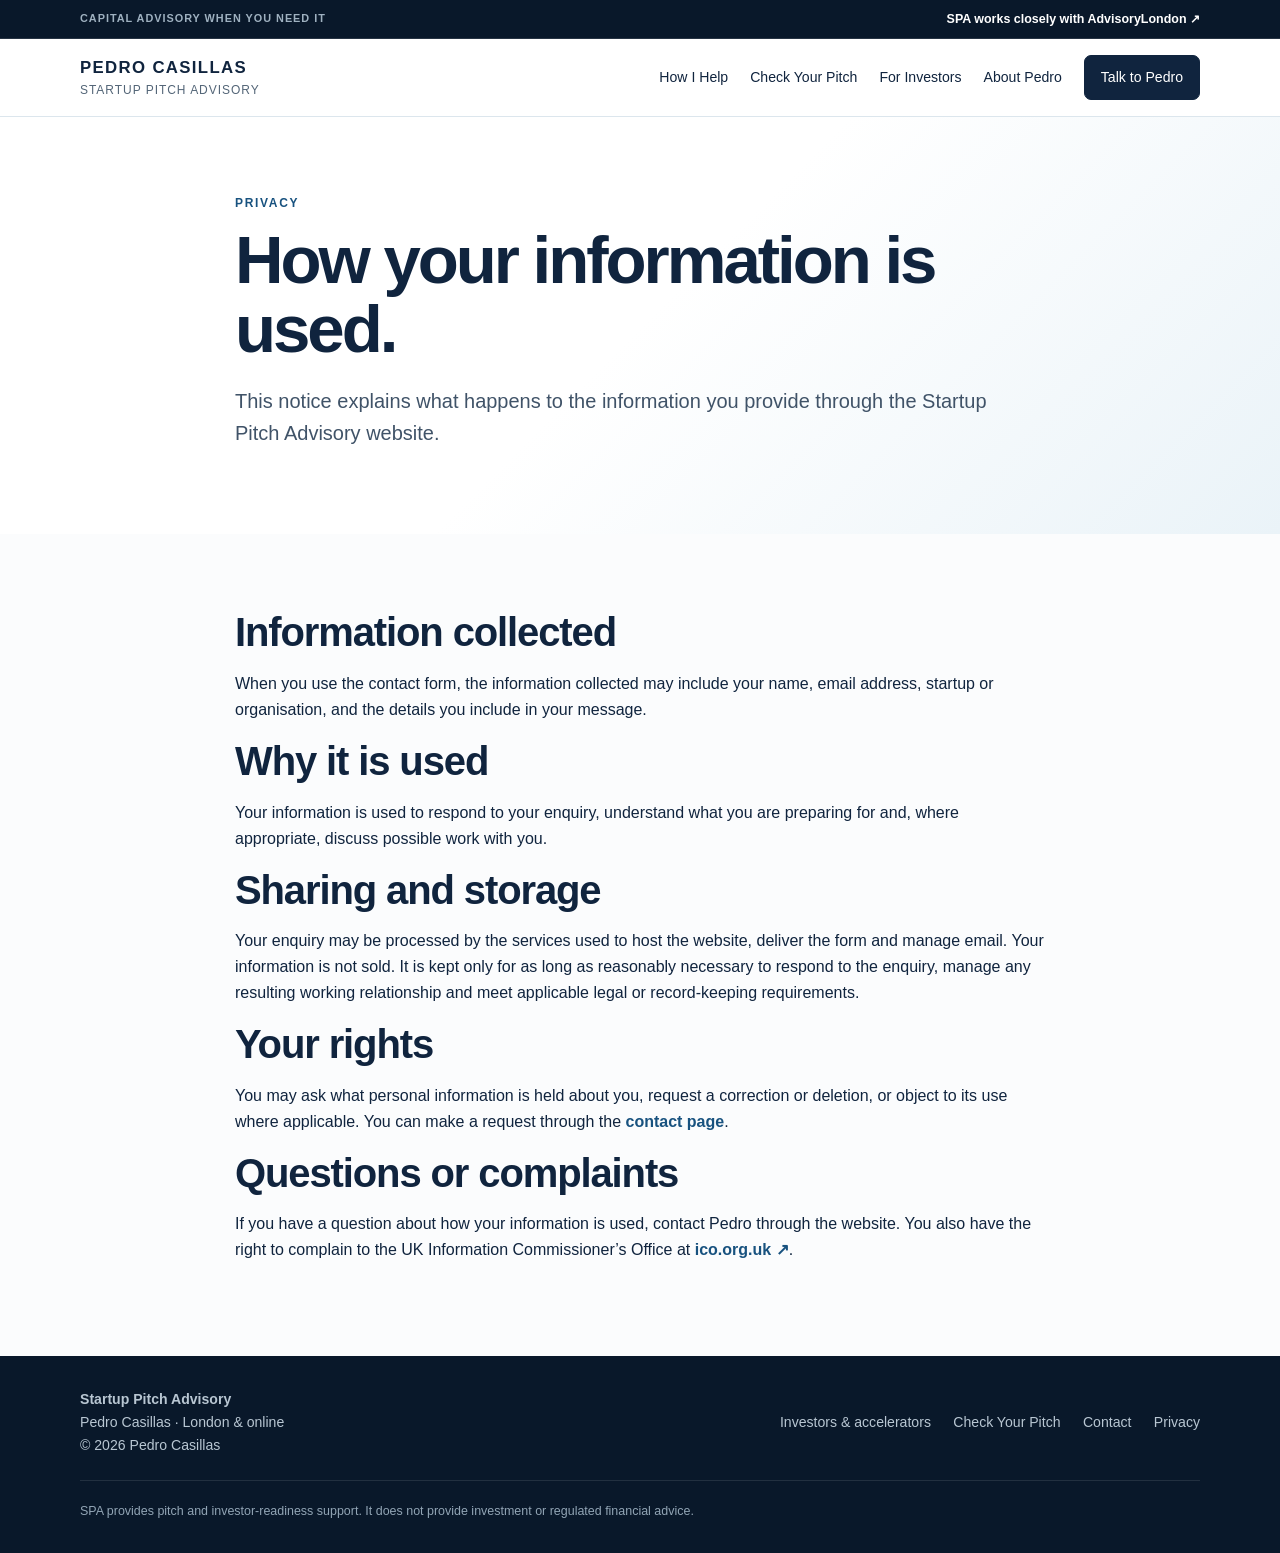
<file: privacy.html>
<!doctype html>
<html lang="en">
<head>
  <meta charset="utf-8">
  <meta name="viewport" content="width=device-width,initial-scale=1">
  <title>Privacy | Startup Pitch Advisory</title>
  <meta name="description" content="Privacy information for Startup Pitch Advisory website enquiries.">
  <meta name="robots" content="noindex,follow">
  <link rel="canonical" href="https://pedrocasillas.com/privacy">
  <link rel="stylesheet" href="styles.css">
  <script defer src="site.js"></script>
</head>
<body>
<a class="skip" href="#main">Skip to content</a>
<div class="partner-top"><div class="wrap partner-top-inner"><span>Capital advisory when you need it</span><a href="https://advisorylondon.uk/" target="_blank" rel="noopener noreferrer">SPA works closely with AdvisoryLondon <span aria-hidden="true">↗</span></a></div></div>
<nav><div class="wrap nav"><a class="brand" href="index.html"><strong>PEDRO CASILLAS</strong><span>Startup Pitch Advisory</span></a><button class="menu" aria-expanded="false" aria-controls="navlinks"><span></span><span></span><span></span><b>Menu</b></button><div class="links" id="navlinks"><a href="how-i-help.html">How I Help</a><a href="resources.html">Check Your Pitch</a><a href="for-investors.html">For Investors</a><a href="about.html">About Pedro</a><a class="btn small" href="contact.html">Talk to Pedro</a></div></div></nav>

<main id="main">
  <header class="pagehero">
    <div class="wrap narrow">
      <div class="eyebrow">Privacy</div>
      <h1>How your information is used.</h1>
      <p class="lead">This notice explains what happens to the information you provide through the Startup Pitch Advisory website.</p>
    </div>
  </header>
  <section>
    <div class="wrap narrow">
      <h2>Information collected</h2>
      <p>When you use the contact form, the information collected may include your name, email address, startup or organisation, and the details you include in your message.</p>

      <h2>Why it is used</h2>
      <p>Your information is used to respond to your enquiry, understand what you are preparing for and, where appropriate, discuss possible work with you.</p>

      <h2>Sharing and storage</h2>
      <p>Your enquiry may be processed by the services used to host the website, deliver the form and manage email. Your information is not sold. It is kept only for as long as reasonably necessary to respond to the enquiry, manage any resulting working relationship and meet applicable legal or record-keeping requirements.</p>

      <h2>Your rights</h2>
      <p>You may ask what personal information is held about you, request a correction or deletion, or object to its use where applicable. You can make a request through the <a class="textlink" href="contact.html">contact page</a>.</p>

      <h2>Questions or complaints</h2>
      <p>If you have a question about how your information is used, contact Pedro through the website. You also have the right to complain to the UK Information Commissioner’s Office at <a class="textlink" href="https://ico.org.uk/" target="_blank" rel="noopener noreferrer">ico.org.uk <span aria-hidden="true">↗</span></a>.</p>
    </div>
  </section>
</main>

<footer>
  <div class="wrap foot">
    <div><strong>Startup Pitch Advisory</strong><br>Pedro Casillas · London &amp; online<br><span>© 2026 Pedro Casillas</span></div>
    <div class="footlinks"><a href="for-investors.html">Investors &amp; accelerators</a><a href="resources.html">Check Your Pitch</a><a href="contact.html">Contact</a><a href="privacy.html">Privacy</a></div>
  </div>
  <div class="wrap footer-scope">SPA provides pitch and investor-readiness support. It does not provide investment or regulated financial advice.</div>
</footer>
</body>
</html>
</file>
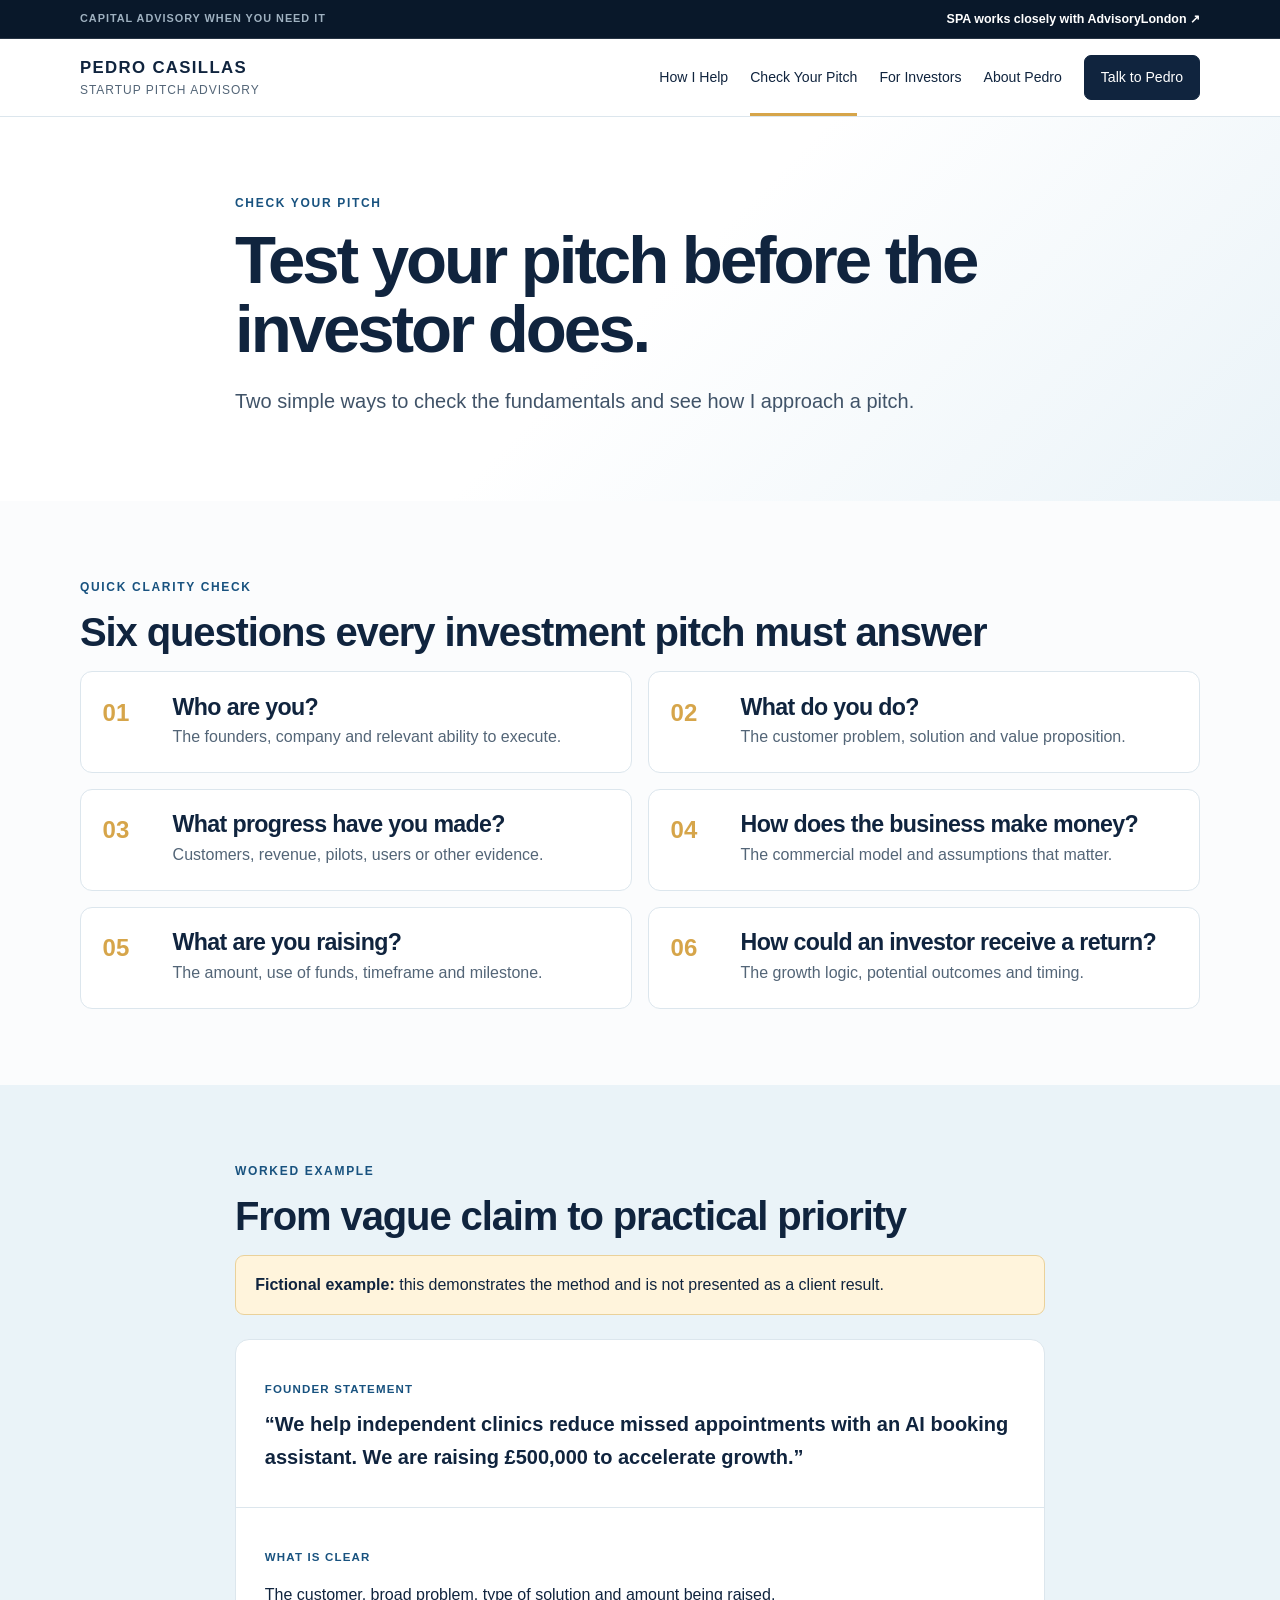
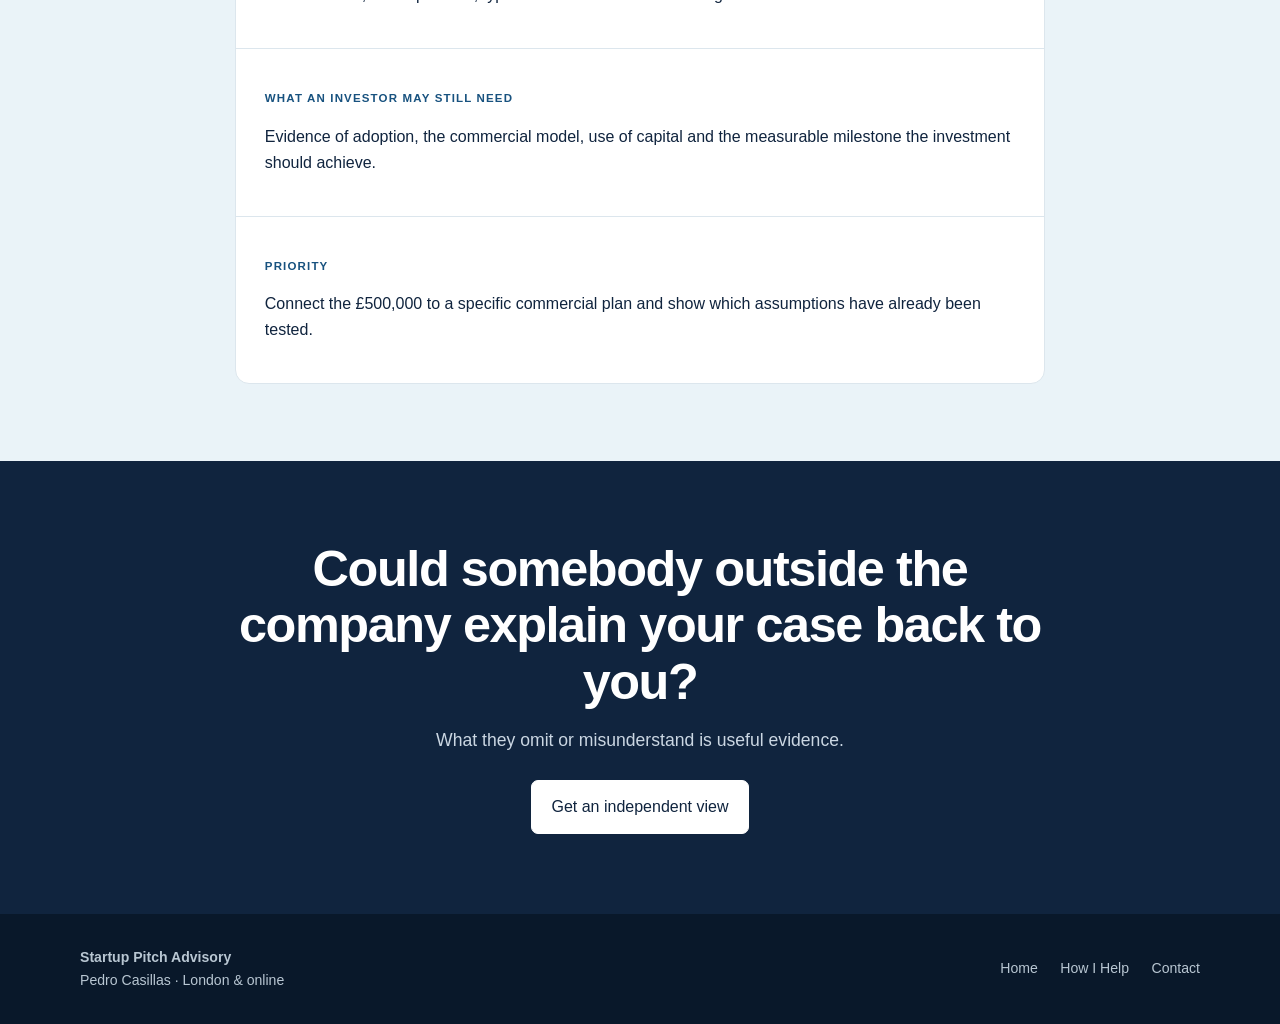
<file: resources.html>
<!doctype html><html lang="en"><head><meta charset="utf-8"><meta name="viewport" content="width=device-width,initial-scale=1"><title>Check Your Pitch | Startup Pitch Advisory</title><meta name="description" content="Six questions and a worked example to help startup founders test an investment pitch."><meta name="robots" content="noindex,nofollow"><link rel="canonical" href="https://pedrocasillas.com/resources"><link rel="stylesheet" href="styles.css"><script defer src="site.js"></script></head><body><a class="skip" href="#main">Skip to content</a>
<div class="partner-top"><div class="wrap partner-top-inner"><span>Capital advisory when you need it</span><a href="https://advisorylondon.uk/" target="_blank" rel="noopener noreferrer">SPA works closely with AdvisoryLondon <span aria-hidden="true">↗</span></a></div></div>
<nav><div class="wrap nav"><a class="brand" href="index.html"><strong>PEDRO CASILLAS</strong><span>Startup Pitch Advisory</span></a><button class="menu" aria-expanded="false" aria-controls="navlinks"><span></span><span></span><span></span><b>Menu</b></button><div class="links" id="navlinks"><a href="how-i-help.html">How I Help</a><a class="active" href="resources.html">Check Your Pitch</a><a href="for-investors.html">For Investors</a><a href="about.html">About Pedro</a><a class="btn small" href="contact.html">Talk to Pedro</a></div></div></nav>
<main id="main"><header class="pagehero"><div class="wrap narrow"><div class="eyebrow">Check your pitch</div><h1>Test your pitch before the investor does.</h1><p class="lead">Two simple ways to check the fundamentals and see how I approach a pitch.</p></div></header>
<section><div class="wrap"><div class="eyebrow">Quick clarity check</div><h2>Six questions every investment pitch must answer</h2><div class="questions compact-questions"><article><span>01</span><div><h2>Who are you?</h2><p>The founders, company and relevant ability to execute.</p></div></article><article><span>02</span><div><h2>What do you do?</h2><p>The customer problem, solution and value proposition.</p></div></article><article><span>03</span><div><h2>What progress have you made?</h2><p>Customers, revenue, pilots, users or other evidence.</p></div></article><article><span>04</span><div><h2>How does the business make money?</h2><p>The commercial model and assumptions that matter.</p></div></article><article><span>05</span><div><h2>What are you raising?</h2><p>The amount, use of funds, timeframe and milestone.</p></div></article><article><span>06</span><div><h2>How could an investor receive a return?</h2><p>The growth logic, potential outcomes and timing.</p></div></article></div></div></section>
<section class="soft"><div class="wrap narrow"><div class="eyebrow">Worked example</div><h2>From vague claim to practical priority</h2><div class="notice"><strong>Fictional example:</strong> this demonstrates the method and is not presented as a client result.</div><div class="assessment"><div><span>Founder statement</span><blockquote>“We help independent clinics reduce missed appointments with an AI booking assistant. We are raising £500,000 to accelerate growth.”</blockquote></div><div><span>What is clear</span><p>The customer, broad problem, type of solution and amount being raised.</p></div><div><span>What an investor may still need</span><p>Evidence of adoption, the commercial model, use of capital and the measurable milestone the investment should achieve.</p></div><div><span>Priority</span><p>Connect the £500,000 to a specific commercial plan and show which assumptions have already been tested.</p></div></div></div></section>
<section class="cta"><div class="wrap narrow"><h2>Could somebody outside the company explain your case back to you?</h2><p>What they omit or misunderstand is useful evidence.</p><a class="btn pale" href="contact.html">Get an independent view</a></div></section></main>
<footer><div class="wrap foot"><div><strong>Startup Pitch Advisory</strong><br>Pedro Casillas · London &amp; online</div><div class="footlinks"><a href="index.html">Home</a><a href="how-i-help.html">How I Help</a><a href="contact.html">Contact</a></div></div></footer></body></html>
</file>
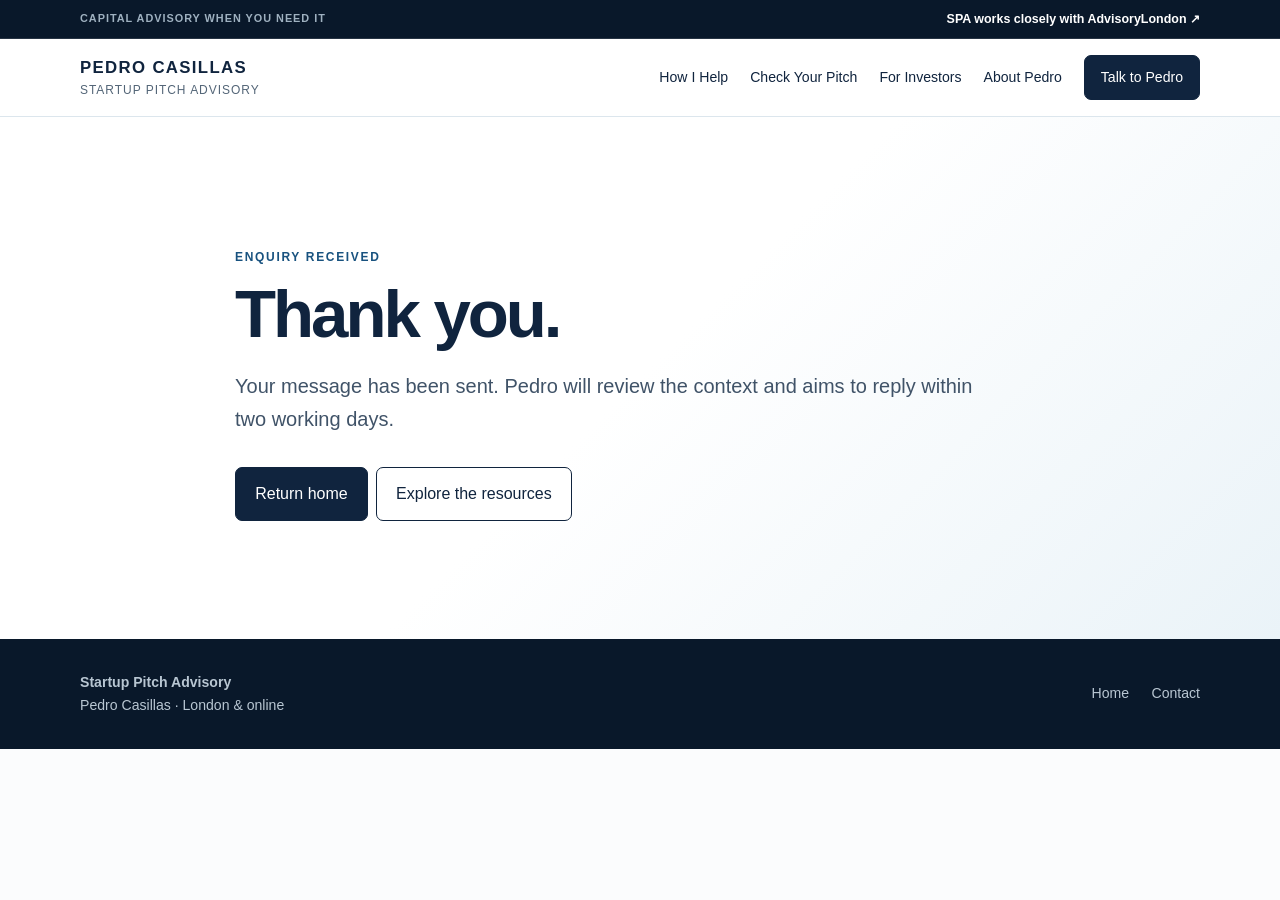
<file: thank-you.html>
<!doctype html><html lang="en"><head><meta charset="utf-8"><meta name="viewport" content="width=device-width,initial-scale=1"><title>Thank You | Startup Pitch Advisory</title><meta name="description" content="Your enquiry has been received."><meta name="robots" content="noindex,nofollow"><link rel="canonical" href="https://pedrocasillas.com/thank-you"><link rel="stylesheet" href="styles.css"><script defer src="site.js"></script></head><body><a class="skip" href="#main">Skip to content</a>
<div class="partner-top"><div class="wrap partner-top-inner"><span>Capital advisory when you need it</span><a href="https://advisorylondon.uk/" target="_blank" rel="noopener noreferrer">SPA works closely with AdvisoryLondon <span aria-hidden="true">↗</span></a></div></div>
<nav><div class="wrap nav"><a class="brand" href="index.html"><strong>PEDRO CASILLAS</strong><span>Startup Pitch Advisory</span></a><button class="menu" aria-expanded="false" aria-controls="navlinks"><span></span><span></span><span></span><b>Menu</b></button><div class="links" id="navlinks"><a href="how-i-help.html">How I Help</a><a href="resources.html">Check Your Pitch</a><a href="for-investors.html">For Investors</a><a href="about.html">About Pedro</a><a class="btn small" href="contact.html">Talk to Pedro</a></div></div></nav>
<main id="main"><header class="pagehero thankyou"><div class="wrap narrow"><div class="eyebrow">Enquiry received</div><h1>Thank you.</h1><p class="lead">Your message has been sent. Pedro will review the context and aims to reply within two working days.</p><div class="hero-actions"><a class="btn" href="index.html">Return home</a><a class="btn alt" href="resources.html">Explore the resources</a></div></div></header></main>
<footer><div class="wrap foot"><div><strong>Startup Pitch Advisory</strong><br>Pedro Casillas · London &amp; online</div><div class="footlinks"><a href="index.html">Home</a><a href="contact.html">Contact</a></div></div></footer></body></html>
</file>
<file: styles.css>
:root{--ink:#10243e;--blue:#18527f;--sky:#eaf3f8;--gold:#d6a54a;--paper:#fbfcfd;--muted:#536577;--line:#dce6ed;--white:#fff;--max:1120px}*{box-sizing:border-box}html{scroll-behavior:smooth}body{margin:0;font-family:Inter,"Segoe UI",Arial,sans-serif;color:var(--ink);background:var(--paper);line-height:1.62;font-size:16px}a{color:inherit;text-decoration:none}.wrap{width:min(var(--max),92%);margin:auto}.narrow{max-width:810px}.skip{position:absolute;left:-9999px}.skip:focus{left:12px;top:12px;z-index:20;background:white;padding:10px;border:2px solid var(--ink)}nav{min-height:78px;display:flex;align-items:center;border-bottom:1px solid var(--line);background:rgba(255,255,255,.97);position:sticky;top:0;z-index:10}.nav{display:flex;align-items:center;justify-content:space-between;gap:24px}.brand strong{display:block;letter-spacing:.08em;font-size:1.05rem}.brand span{display:block;font-size:.75rem;color:var(--muted);letter-spacing:.08em;text-transform:uppercase}.links{display:flex;gap:22px;align-items:center;font-size:.88rem}.links>a:not(.btn){padding:27px 0 24px;border-bottom:3px solid transparent}.links>a.active{border-color:var(--gold)}.menu{display:none}.btn{display:inline-flex;align-items:center;justify-content:center;padding:.8rem 1.2rem;border-radius:7px;background:var(--ink);color:white;font-weight:750;border:1px solid var(--ink);cursor:pointer;font:inherit}.btn.small{padding:.66rem 1rem}.btn.alt{background:white;color:var(--ink);margin-left:.5rem}.btn.pale{background:white;color:var(--ink);border-color:white}.btn.no-margin{margin:0}.btn:hover,.btn:focus-visible{box-shadow:0 8px 25px rgba(16,36,62,.16);transform:translateY(-1px)}.hero{padding:5.2rem 0;background:linear-gradient(135deg,#fff 45%,var(--sky))}.hero-grid{display:grid;grid-template-columns:minmax(0,1.35fr) minmax(340px,.65fr);gap:4rem;align-items:center}.eyebrow{text-transform:uppercase;letter-spacing:.14em;font-size:.75rem;font-weight:800;color:var(--blue);margin-bottom:.8rem}.eyebrow.light{color:#9dc5df}h1{font-size:clamp(3rem,6vw,4.75rem);line-height:1.02;letter-spacing:-.045em;margin:.7rem 0 1.35rem;max-width:850px}h2{font-size:clamp(2rem,4vw,2.5rem);line-height:1.12;letter-spacing:-.028em;margin:0 0 1rem}h3{font-size:1.3rem;line-height:1.25;margin:.5rem 0 .7rem}.hero-promise{font-weight:800;font-size:1.35rem;line-height:1.4;max-width:700px}.lead{font-size:1.25rem;max-width:760px;color:#405368}.hero-actions{margin-top:2rem}.micro{margin-top:1.25rem;font-size:.85rem;color:var(--muted)}.investor-card{background:var(--ink);color:white;padding:2rem;border-radius:16px;box-shadow:0 24px 60px rgba(16,36,62,.16);position:relative}.investor-card:before{content:"";position:absolute;right:1.5rem;top:1.5rem;width:38px;height:5px;background:var(--gold)}.investor-card h2{font-size:1.4rem;margin-top:.6rem}.investor-card ol{margin:1.2rem 0 0;padding-left:1.4rem}.investor-card li{padding:.3rem 0;color:#d9e4ec}.tag,.num{font-size:.73rem;text-transform:uppercase;letter-spacing:.11em;color:var(--blue);font-weight:800}section{padding:4.8rem 0}.soft{background:var(--sky)}.ink{background:var(--ink);color:white}.lighttext{color:#cbd7e3!important}.intro{font-size:1.1rem;color:var(--muted);max-width:730px;margin:0 0 2rem}.grid2,.grid3{display:grid;grid-template-columns:repeat(2,1fr);gap:1.4rem}.grid3{grid-template-columns:repeat(3,1fr)}.card{background:white;border:1px solid var(--line);border-radius:12px;padding:1.7rem}.cardlink{display:block;height:100%;transition:.18s ease}.cardlink:hover,.cardlink:focus-visible{box-shadow:0 12px 30px rgba(16,36,62,.09);transform:translateY(-2px)}.cardlink b,.textlink{color:var(--blue);font-weight:800}.stages .card{border-top:4px solid var(--gold)}.split-head{display:flex;justify-content:space-between;gap:2rem;align-items:end;margin-bottom:1.5rem}.deliverables{display:grid;grid-template-columns:repeat(4,1fr);gap:1rem}.deliverables>div{background:white;border:1px solid var(--line);border-radius:10px;padding:1.4rem}.deliverables span,.process span{display:block;color:var(--gold);font-weight:900;letter-spacing:.1em;font-size:.75rem;margin-bottom:.6rem}.deliverables b,.process b{font-size:1.05rem}.deliverables p,.process p{color:var(--muted);margin:.45rem 0 0}.center{text-align:center;margin-top:1.8rem}.sample-split,.audience{display:grid;grid-template-columns:.8fr 1.2fr;gap:3.2rem;align-items:center}.sample{margin:0;border-left:4px solid var(--gold);background:white;box-shadow:0 12px 36px rgba(16,36,62,.09);padding:1.7rem 2rem}.sample span,.assessment span{display:block;text-transform:uppercase;color:var(--blue);font-weight:800;font-size:.72rem;letter-spacing:.1em;margin-top:1rem}.sample span:first-child{margin-top:0}.sample p{margin:.3rem 0 1.1rem}.triad{display:grid;grid-template-columns:repeat(3,1fr);gap:1px;background:var(--line);border:1px solid var(--line);border-radius:12px;overflow:hidden}.triad>div{background:white;padding:2rem}.triad b{font-size:1.4rem}.triad p{color:var(--muted)}.triad.dark{background:#3a4c61;border-color:#3a4c61}.triad.dark>div{background:#172e4a}.triad.dark p{color:#cbd7e3}.about{display:grid;grid-template-columns:.72fr 1.28fr;gap:3.5rem;align-items:center}.portrait{min-height:390px;border-radius:16px;background:radial-gradient(circle at 50% 35%,#2c6a97,var(--ink));display:flex;align-items:flex-end;justify-content:center;position:relative;overflow:hidden;padding:2rem 2rem 0}.portrait img{width:min(86%,300px);height:auto;filter:drop-shadow(0 14px 20px rgba(0,0,0,.25))}.portrait-caption{position:absolute;left:1.2rem;bottom:1.2rem;background:white;color:var(--ink);padding:.5rem .8rem;border-radius:6px;font-weight:800}.portrait.large{min-height:450px}.proof{display:grid;grid-template-columns:repeat(3,1fr);gap:1rem;margin:2rem 0}.proof>div{border-top:3px solid var(--gold);padding-top:.8rem}.proof strong{display:block;font-size:1.6rem}.proof span{font-size:.8rem;color:var(--muted)}.proof.broad{grid-template-columns:repeat(4,1fr)}.cta{background:var(--ink);color:white;text-align:center;padding:5rem 0}.cta h2{font-size:clamp(2.2rem,5vw,3.15rem)}.cta p{color:#cbd7e3;font-size:1.1rem;max-width:650px;margin:0 auto 1.6rem}.pagehero{padding:4.8rem 0 4rem;background:linear-gradient(135deg,#fff 50%,var(--sky))}.pagehero h1{font-size:clamp(2.8rem,5.5vw,4.2rem)}.boundary,.contact-aside{background:var(--ink);color:white;padding:2rem;border-radius:14px}.boundary h3{margin-top:0}.checks,.ticks{padding:0;margin:1rem 0;list-style:none}.checks li,.ticks li{padding:.55rem 0 .55rem 1.7rem;position:relative}.checks li:before{content:"—";position:absolute;left:0;color:var(--gold);font-weight:800}.ticks li:before{content:"✓";position:absolute;left:0;color:var(--blue);font-weight:900}.ticks.large li{font-size:1.08rem;padding-top:.7rem;padding-bottom:.7rem}.fineprint{max-width:760px;margin:1.4rem auto 0;text-align:center;color:var(--muted);font-size:.9rem}.process{display:grid;grid-template-columns:repeat(3,1fr);gap:1rem}.process>div{background:white;border-left:4px solid var(--gold);padding:1.5rem}.process.vertical{display:block}.process.vertical>div{margin-bottom:1rem}.faq details{background:white;border:1px solid var(--line);border-radius:10px;padding:1rem 1.2rem;margin:.8rem 0}.faq summary{font-weight:800;cursor:pointer}.accent{border-top:4px solid var(--gold)}.resource-list{display:grid;gap:1.2rem}.resource-feature{display:flex;justify-content:space-between;gap:2rem;align-items:center;background:white;border:1px solid var(--line);border-radius:14px;padding:2rem}.resource-feature h2{font-size:1.6rem;margin:.3rem 0}.resource-feature p{margin:.4rem 0 0;color:var(--muted);max-width:720px}.auto{margin-left:auto;margin-right:auto}.questions{display:grid;gap:1rem}.questions article{display:grid;grid-template-columns:70px 1fr;gap:1rem;background:white;border:1px solid var(--line);border-radius:12px;padding:1.5rem}.questions article>span{font-weight:900;color:var(--gold);font-size:1.5rem}.questions h2{font-size:1.45rem;margin:0}.questions p{margin:.3rem 0 0;color:var(--muted)}.notice{background:#fff4dc;border:1px solid #ead19a;border-radius:9px;padding:1rem 1.2rem;margin-bottom:1.5rem}.assessment{background:white;border:1px solid var(--line);border-radius:14px;overflow:hidden}.assessment>div{padding:1.5rem 1.8rem;border-bottom:1px solid var(--line)}.assessment>div:last-child{border:0}.assessment blockquote{font-size:1.25rem;font-weight:750;margin:.6rem 0}.contact-grid{display:grid;grid-template-columns:1.25fr .75fr;gap:2rem;align-items:start}.form{background:white;border:1px solid var(--line);border-radius:14px;padding:2rem}.form label{display:block;font-weight:750;margin:1rem 0 .35rem}.form input,.form textarea,.form select{width:100%;padding:.8rem .9rem;border:1px solid #b9cad6;border-radius:7px;font:inherit;background:#fff;color:var(--ink)}.form textarea{min-height:150px}.form button{margin-top:1.2rem}.formnote{font-size:.85rem;color:var(--muted)}.hidden{position:absolute!important;left:-9999px!important}.contact-aside{position:sticky;top:110px}.contact-aside h2{font-size:1.8rem}.contact-aside ol{padding-left:1.25rem}.contact-aside li{padding:.5rem 0}.foot{display:flex;justify-content:space-between;gap:2rem;align-items:center}.footlinks{display:flex;gap:1.4rem}footer{padding:2rem 0;background:#09182a;color:#b8c6d2;font-size:.88rem}
.compact-questions{grid-template-columns:repeat(2,1fr)}.compact-questions article{grid-template-columns:54px 1fr;padding:1.35rem}.compact-about .portrait{min-height:350px}.thankyou{min-height:58vh;display:flex;align-items:center}
.start-panel{display:grid;grid-template-columns:1.35fr .65fr;gap:3rem;align-items:center;background:white;border:1px solid var(--line);border-left:5px solid var(--gold);border-radius:14px;padding:2.2rem}.start-panel h2{margin:.45rem 0 .8rem}.start-panel .intro{margin:0}.start-actions{display:grid;gap:1rem;justify-items:start}.start-actions .textlink{padding-left:.1rem}
.partner-section{padding-top:4rem;padding-bottom:4rem}.partner-banner{display:grid;grid-template-columns:.9fr 1.1fr;gap:2.5rem;background:white;border:1px solid var(--line);border-top:5px solid var(--gold);border-radius:14px;padding:2.2rem}.partner-banner h2{margin:.45rem 0 .8rem}.partner-banner .intro{margin:0}.partner-banner .ticks{margin-top:0}.partner-banner .btn{margin-top:.7rem}.partner-banner .btn span{margin-left:.45rem}.regulatory{grid-column:1/-1;border-top:1px solid var(--line);padding-top:1rem;margin:0;color:var(--muted);font-size:.78rem;line-height:1.5}
@media(max-width:900px){.hero-grid,.about,.sample-split,.audience,.contact-grid,.start-panel,.partner-banner{grid-template-columns:1fr}.grid3,.deliverables,.proof.broad{grid-template-columns:repeat(2,1fr)}.investor-card{max-width:640px}.portrait{min-height:340px}.contact-aside{position:static}.start-panel,.partner-banner{gap:1.5rem}.regulatory{grid-column:1}}
@media(max-width:760px){nav{min-height:70px}.menu{display:flex;border:0;background:transparent;width:52px;height:46px;align-items:center;justify-content:center;flex-direction:column;gap:5px;color:var(--ink)}.menu span{display:block;width:24px;height:2px;background:currentColor}.menu b{font-size:.65rem}.links{display:none;position:absolute;left:0;right:0;top:70px;background:white;padding:1rem 4%;border-bottom:1px solid var(--line);box-shadow:0 10px 25px rgba(16,36,62,.1);align-items:stretch;flex-direction:column;gap:0}.links.open{display:flex}.links>a:not(.btn){padding:.8rem 0;border:0}.links .btn{margin-top:.6rem}.hero{padding:3.5rem 0}.hero-grid{gap:2rem}.grid2,.grid3,.deliverables,.triad,.process,.proof,.proof.broad,.compact-questions{grid-template-columns:1fr}.split-head,.resource-feature,.foot{align-items:flex-start;flex-direction:column}.resource-feature{display:flex}.pagehero{padding:3.2rem 0}.btn{width:100%}.hero-actions{display:grid;gap:.7rem}.btn.alt{margin-left:0}.audience{gap:1rem}.portrait.large{min-height:390px}.footlinks{flex-direction:column;gap:.4rem}}
@media(prefers-reduced-motion:reduce){html{scroll-behavior:auto}.btn,.cardlink{transition:none}}

/* V6: stronger first impression, visual proof and a shorter homepage */
.partner-top{background:#09182a;color:#dce8f1;font-size:.78rem;border-bottom:1px solid rgba(255,255,255,.12)}
.partner-top-inner{min-height:38px;display:flex;align-items:center;justify-content:space-between;gap:1.25rem}
.partner-top-inner>span{color:#9fb1c0;text-transform:uppercase;letter-spacing:.09em;font-size:.68rem;font-weight:800}
.partner-top a{color:white;font-weight:750}
.partner-top a:hover,.partner-top a:focus-visible{text-decoration:underline;text-underline-offset:3px}
nav{top:0}
.hero{padding:4.3rem 0 4.6rem;background:linear-gradient(125deg,#fff 0%,#fff 48%,var(--sky) 100%)}
.hero-grid{grid-template-columns:minmax(0,1fr) minmax(380px,.86fr);gap:3.4rem}
.hero h1{font-size:clamp(3.15rem,5.5vw,4.9rem);max-width:760px;margin-bottom:1.1rem}
.hero-promise{font-size:1.25rem;margin:.2rem 0 .7rem;max-width:660px}
.hero .lead{font-size:1.1rem;max-width:640px}
.hero-photo{margin:0;position:relative;border-radius:18px;overflow:hidden;box-shadow:0 24px 60px rgba(16,36,62,.18);min-height:470px;background:var(--ink)}
.hero-photo:after{content:"";position:absolute;inset:0;background:linear-gradient(to top,rgba(9,24,42,.78),transparent 38%);pointer-events:none}
.hero-photo img{display:block;width:100%;height:100%;min-height:470px;object-fit:cover;object-position:center}
.hero-photo figcaption{position:absolute;left:1.4rem;right:1.4rem;bottom:1.25rem;z-index:1;color:white;display:flex;justify-content:space-between;gap:1rem;align-items:end}
.hero-photo figcaption strong{font-size:1.05rem}
.hero-photo figcaption span{font-size:.76rem;text-transform:uppercase;letter-spacing:.09em;color:#d4e3ed}
.tight-section{padding:4rem 0}
.section-heading{max-width:720px;margin-bottom:1.65rem}
.stages .card p{margin-bottom:0;color:var(--muted)}
.worked-grid{display:grid;grid-template-columns:.74fr 1.26fr;gap:3.5rem;align-items:center}
.worked-grid .intro{margin-bottom:1.2rem}
.review-visual{display:grid;grid-template-columns:1.05fr .95fr;min-height:410px;background:white;border:1px solid var(--line);border-radius:16px;overflow:hidden;box-shadow:0 18px 45px rgba(16,36,62,.11)}
.review-slide{position:relative;background:var(--ink);color:white;padding:2.2rem;display:flex;flex-direction:column;justify-content:center}
.review-slide:before{content:"";position:absolute;width:110px;height:110px;border:1px solid rgba(255,255,255,.13);border-radius:50%;right:-35px;top:-35px}
.review-kicker{text-transform:uppercase;letter-spacing:.12em;font-size:.66rem;color:#9dc5df;font-weight:850}
.review-slide h3{font-size:2rem;line-height:1.08;margin:1rem 0}
.review-slide p{color:#d2dee7;line-height:1.5}
.raise{border-top:1px solid #53677e;margin-top:1.5rem;padding-top:1.2rem;display:flex;justify-content:space-between;gap:1rem;align-items:center}
.raise strong{font-size:1.2rem;color:white}.raise span{font-size:.78rem;color:#b9c9d6}
.pin{position:absolute;width:30px;height:30px;border-radius:50%;background:var(--gold);color:var(--ink);font-style:normal;font-weight:900;display:grid;place-items:center;box-shadow:0 0 0 6px rgba(214,165,74,.18)}
.pin-one{right:24px;top:48%}.pin-two{right:25%;bottom:20px}
.review-notes{padding:1.7rem;display:grid;align-content:center;gap:1.1rem}
.review-notes>div{border-left:3px solid var(--gold);padding-left:1rem}
.review-notes b,.review-notes span{display:block}.review-notes b{font-size:.9rem}.review-notes span{font-size:.83rem;color:var(--muted);line-height:1.45;margin-top:.25rem}
.review-notes .priority{background:var(--sky);border:0;border-radius:8px;padding:1rem}
.example-note{grid-column:2;margin:-2.7rem 0 0;color:var(--muted);font-size:.76rem}
.proof-section{padding:4.5rem 0}
.proof-layout{display:grid;grid-template-columns:.88fr 1.12fr;gap:4rem;align-items:center}
.proof-layout h2{font-size:clamp(2.1rem,4vw,3rem)}
.experience-line{color:#aebfcd;font-size:.86rem;margin-top:1.5rem}
.proof-cards{display:grid;grid-template-columns:repeat(3,1fr);gap:1rem}
.proof-cards>div{background:#172e4a;border-top:4px solid var(--gold);border-radius:8px;padding:1.3rem;min-height:160px}
.proof-cards strong{display:block;font-size:1.75rem;color:white;margin-bottom:.65rem}
.proof-cards span{display:block;color:#cbd7e3;font-size:.78rem;line-height:1.45}
.partner-detail{padding:3.8rem 0;background:#fff8e9;border-top:1px solid #ead19a;border-bottom:1px solid #ead19a}
.partner-compact{display:grid;grid-template-columns:.92fr 1.08fr;gap:3rem;align-items:start}
.partner-compact h2{font-size:clamp(1.8rem,3.5vw,2.35rem)}
.partner-compact>div:nth-child(2) p{margin-top:0;color:#405368}
.partner-compact .regulatory{grid-column:1/-1;margin-top:.4rem;border-color:#dfc991}
.optional{font-weight:400;color:var(--muted);font-size:.84rem}
.simplified-contact{grid-template-columns:1.15fr .85fr;gap:2.5rem}
.simplified-contact .form textarea{min-height:190px}
.next-step-card ol{margin-bottom:1.25rem}.next-step-card li{padding:.65rem 0}.next-step-card strong{color:white}
.credibility-band h2{max-width:720px}.credibility-band .intro{max-width:820px}
.mini-cases{display:grid;gap:1rem}.mini-cases article{background:white;border:1px solid var(--line);border-left:4px solid var(--gold);border-radius:8px;padding:1.1rem 1.25rem}.mini-cases strong{font-size:1rem}.mini-cases p{margin:.25rem 0 0;color:var(--muted);font-size:.92rem}
.boundary-strip{padding:4rem 0}.light-link{color:#9dc5df}

@media(max-width:900px){
  .hero-grid,.worked-grid,.proof-layout,.partner-compact{grid-template-columns:1fr}
  .hero-photo{min-height:420px}.hero-photo img{min-height:420px}
  .example-note{grid-column:1;margin:-2.6rem 0 0}
  .proof-cards{grid-template-columns:repeat(3,1fr)}
  .partner-compact .regulatory{grid-column:1}
}
@media(max-width:760px){
  .partner-top-inner{padding:.55rem 0;display:block;line-height:1.35}
  .partner-top-inner>span{display:none}
  .partner-top a{display:block;text-align:center}
  .hero{padding:2.8rem 0 3.2rem}.hero h1{font-size:clamp(2.65rem,13vw,3.6rem)}
  .hero-photo,.hero-photo img{min-height:330px}.hero-photo figcaption{display:block}.hero-photo figcaption span{display:block;margin-top:.2rem}
  .review-visual{grid-template-columns:1fr}.review-slide{min-height:330px}.example-note{margin:-2.4rem 0 0}
  .proof-cards{grid-template-columns:1fr}.proof-cards>div{min-height:0}
  .tight-section{padding:3.3rem 0}
}

/* V8 homepage review */
.hero-open{min-height:420px}
.worked-heading{max-width:820px;margin-bottom:2rem}
.worked-heading .intro{margin-bottom:0}
.example-comparison{display:grid;grid-template-columns:repeat(2,minmax(0,1fr));gap:1.4rem;align-items:stretch}
.example-panel{background:white;border:1px solid var(--line);border-radius:14px;padding:1.35rem;display:flex;flex-direction:column}
.example-panel>p{color:var(--muted);font-size:.9rem;margin:.35rem 0 1rem;min-height:3rem}
.example-label{text-transform:uppercase;letter-spacing:.1em;color:var(--blue);font-size:.75rem;font-weight:850}
.original-slide{margin:0;border:1px solid var(--line);background:#eef1f4;overflow:hidden}
.original-slide img{display:block;width:100%;height:auto}
.improved-slide{margin:0;border:1px solid var(--line);background:#eef1f4;overflow:hidden}
.improved-slide img{display:block;width:100%;height:auto}
.example-comment{border-top:1px solid var(--line);margin-top:1.15rem;padding-top:1rem}
.example-comment strong{display:block;color:var(--ink)}
.example-comment p{margin:.25rem 0 0;color:var(--muted);font-size:.86rem;line-height:1.5}
.example-note{grid-column:auto;margin:1rem 0 0;text-align:center;color:var(--muted);font-size:.76rem}
.testimonial{grid-column:1/-1;margin:2.4rem 0 0;padding:1.5rem 1.7rem;border-left:4px solid var(--gold);background:#172e4a}
.testimonial p{font-size:1.05rem;line-height:1.6;color:white;margin:0 0 1rem}
.testimonial footer{padding:0;background:transparent;color:#cbd7e3;display:flex;gap:.55rem;align-items:baseline}
.testimonial footer strong{color:white}
.testimonial footer span{font-size:.82rem}
.footer-scope{border-top:1px solid rgba(255,255,255,.1);margin-top:1.5rem;padding-top:1.2rem;color:#92a5b5;font-size:.78rem}
.footlinks{flex-wrap:wrap;justify-content:flex-end}

@media(max-width:900px){
  .hero-open{display:none}
  .example-comparison{grid-template-columns:1fr}
  .example-panel>p{min-height:0}
}
@media(max-width:760px){
  .testimonial footer{display:block}
  .testimonial footer span{display:block;margin-top:.15rem}
  .footlinks{justify-content:flex-start}
}
</file>
